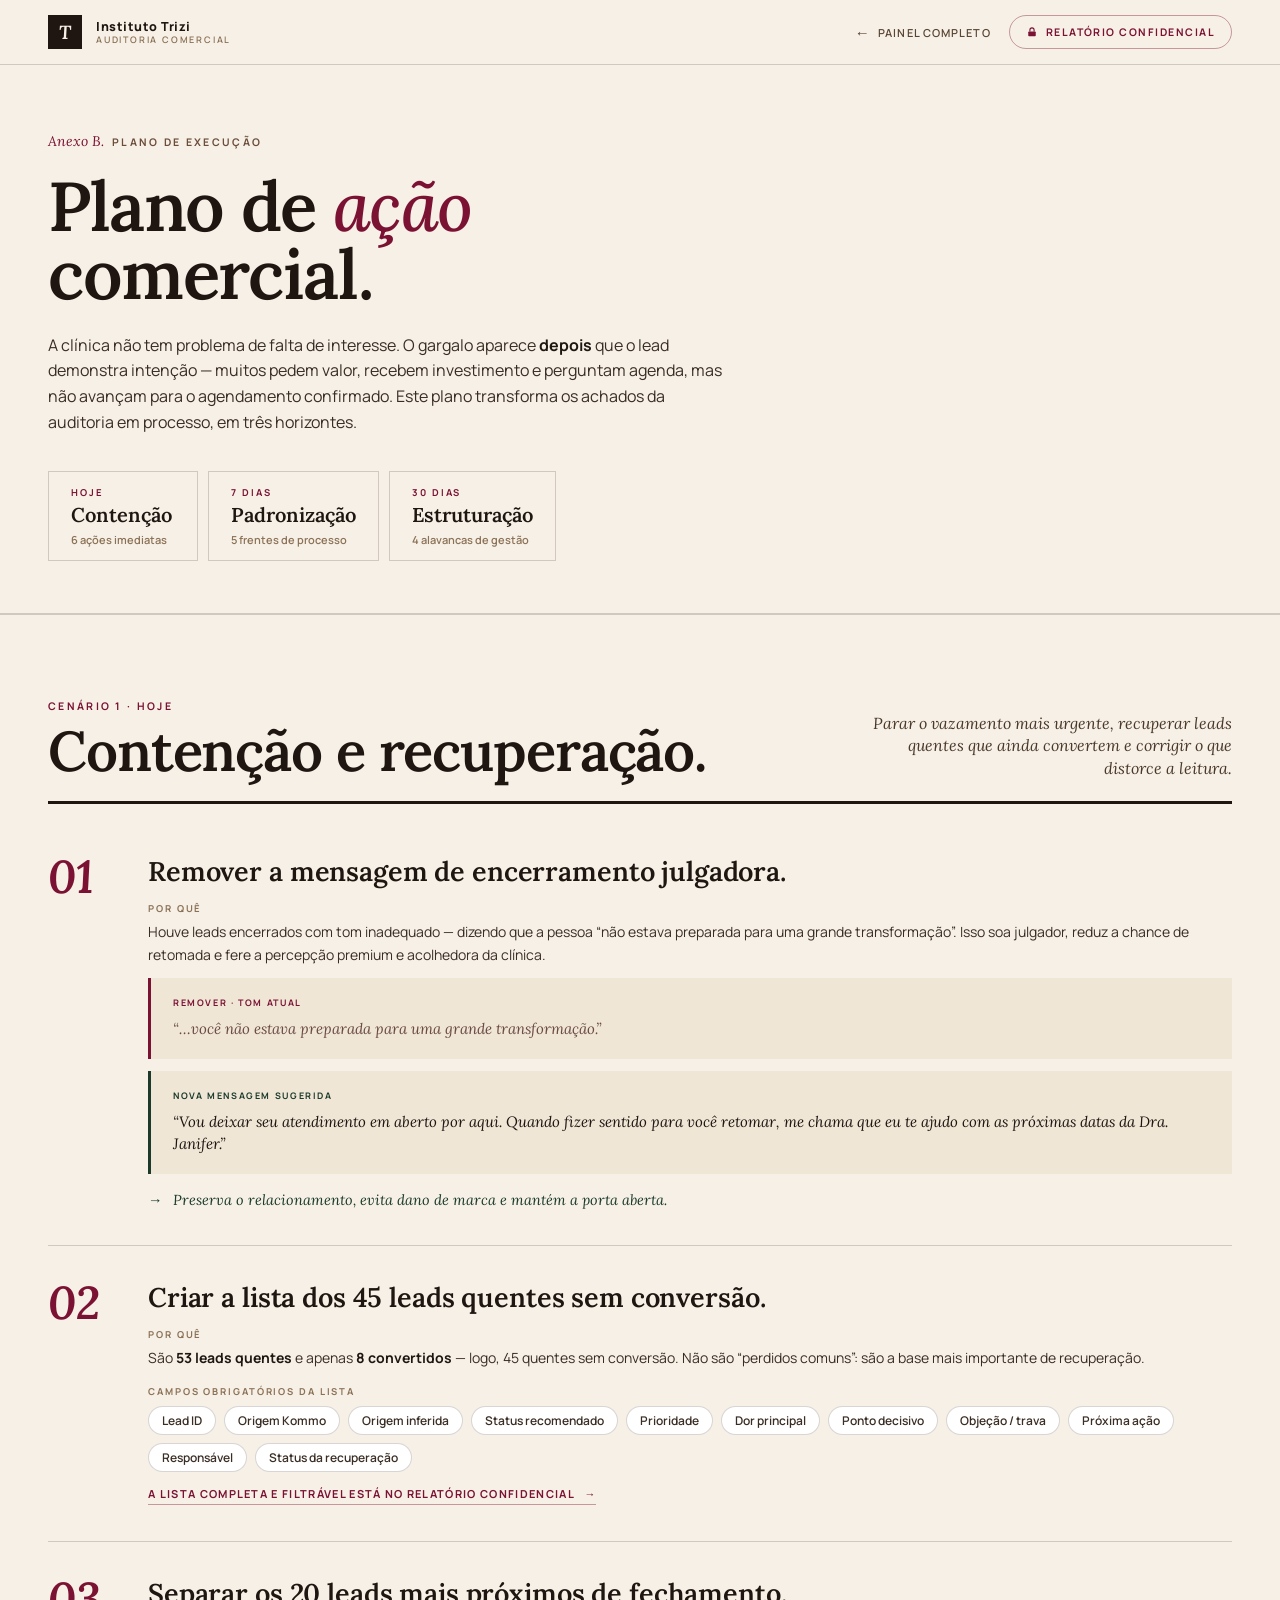
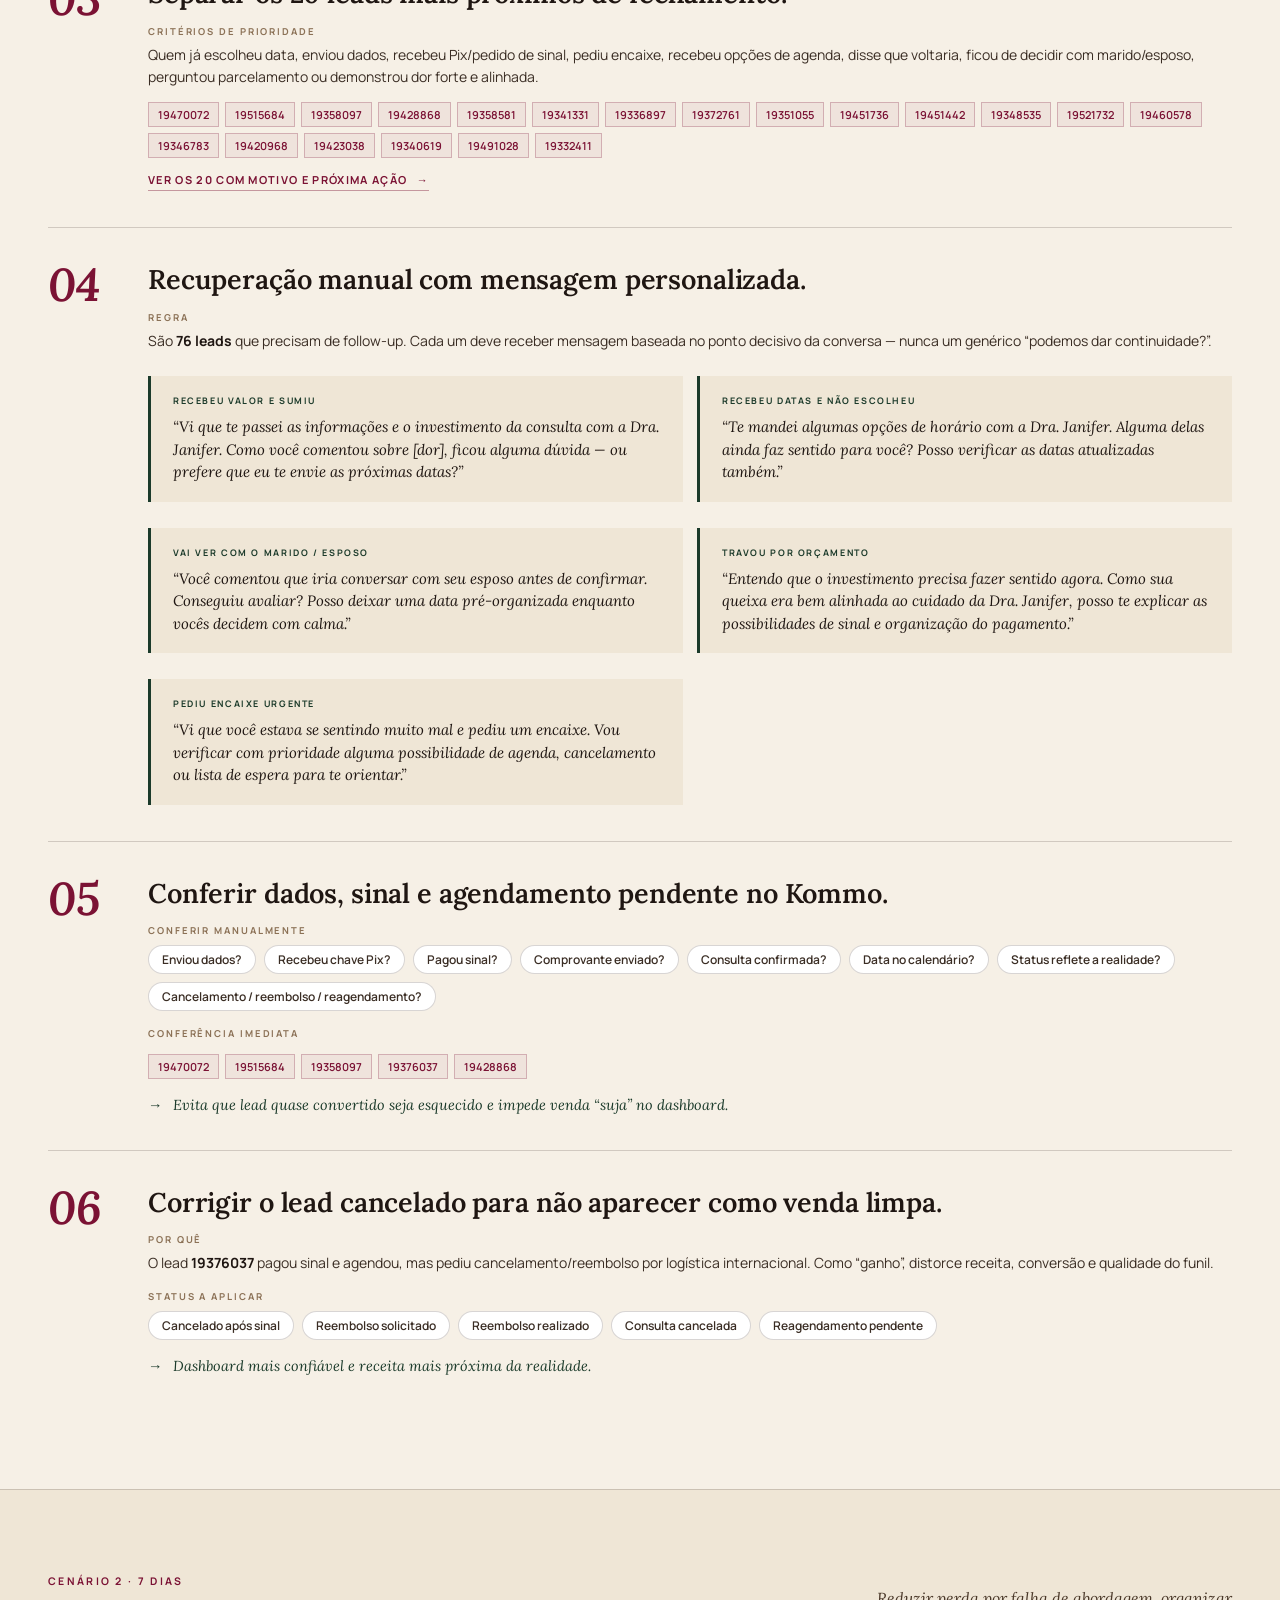
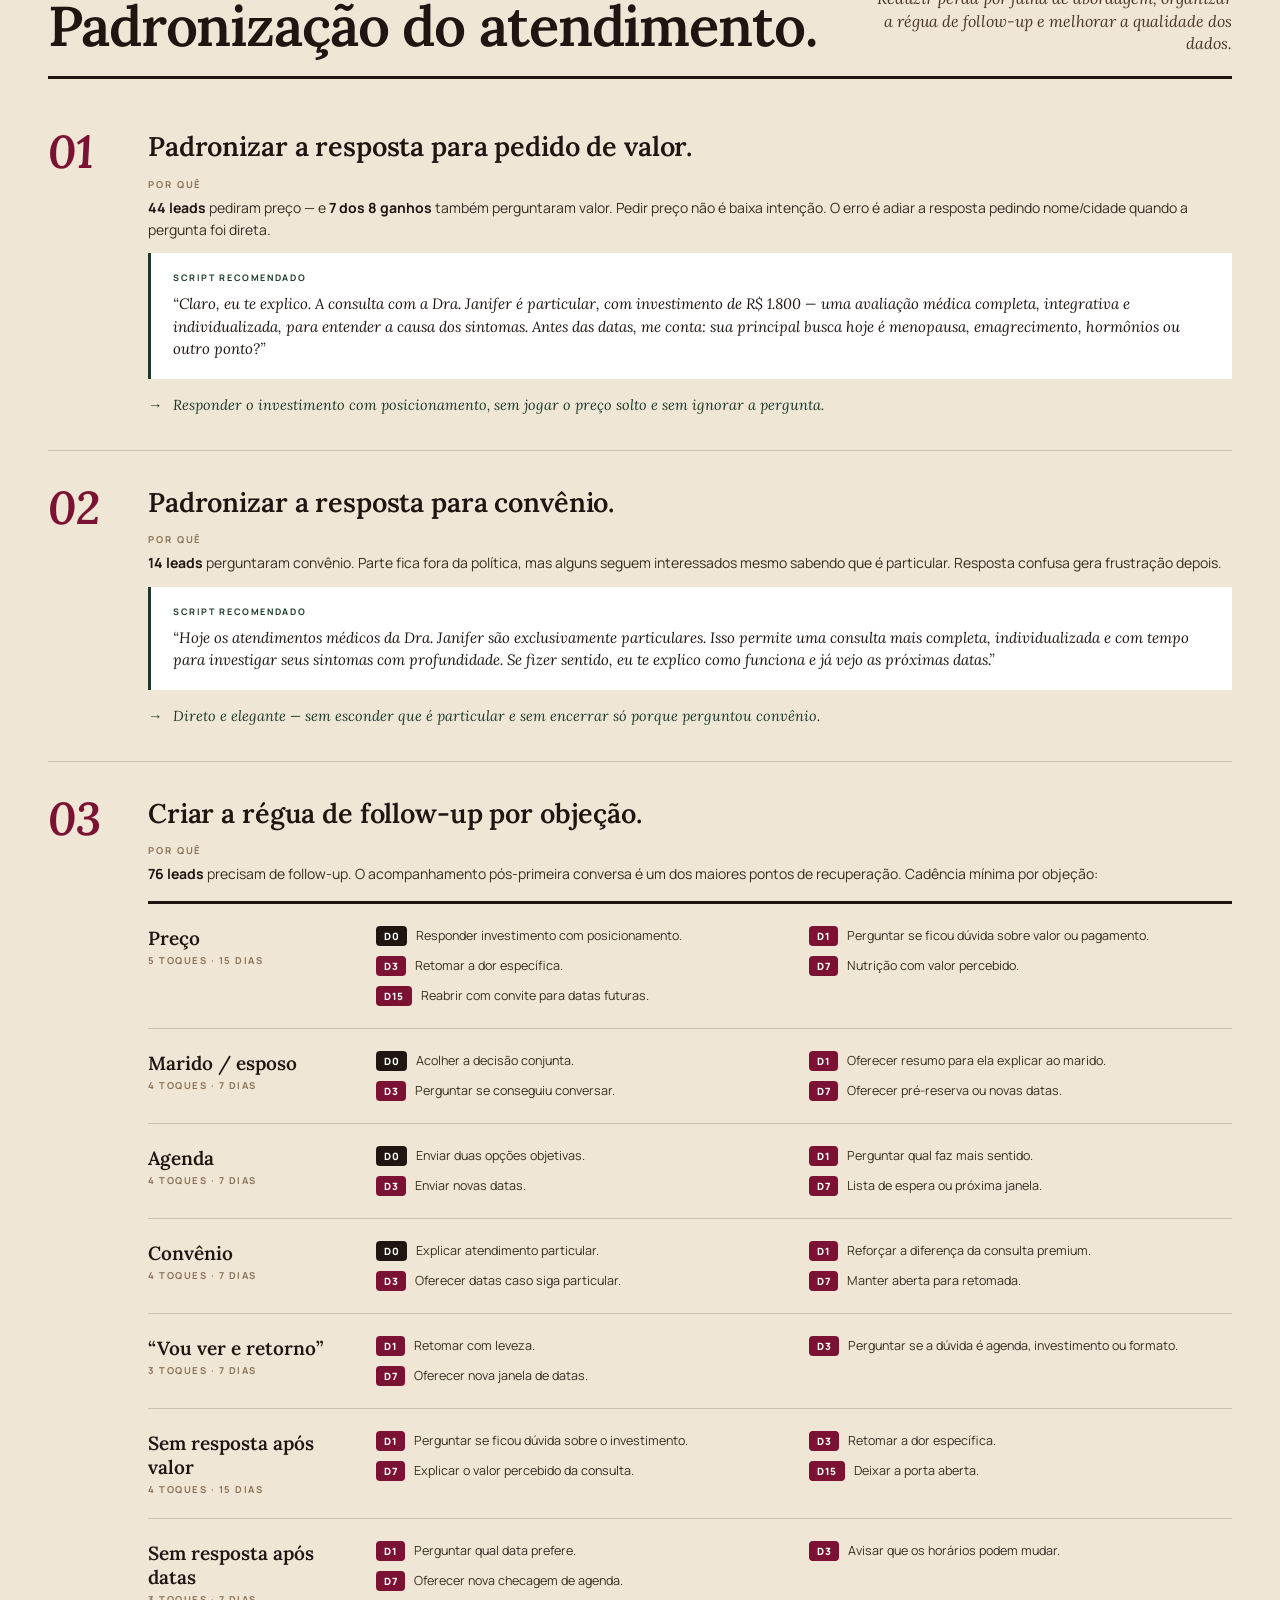
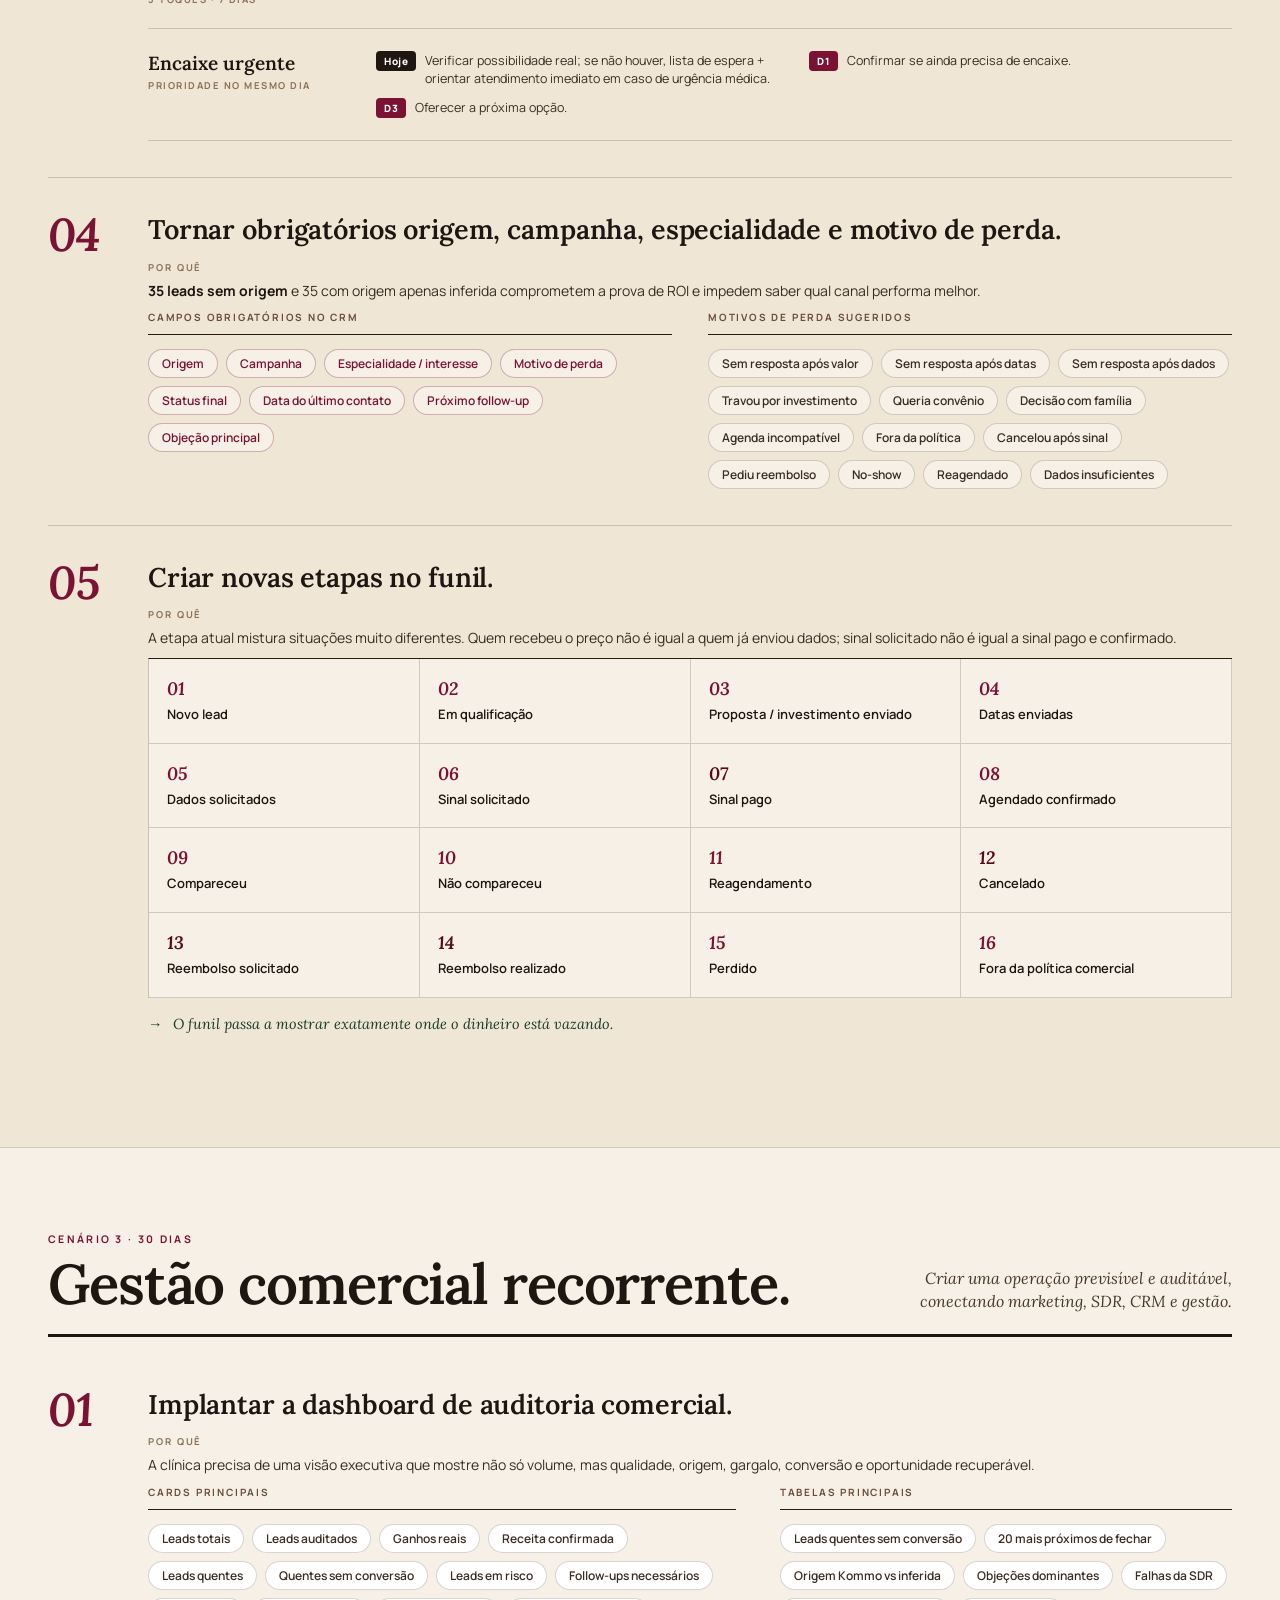
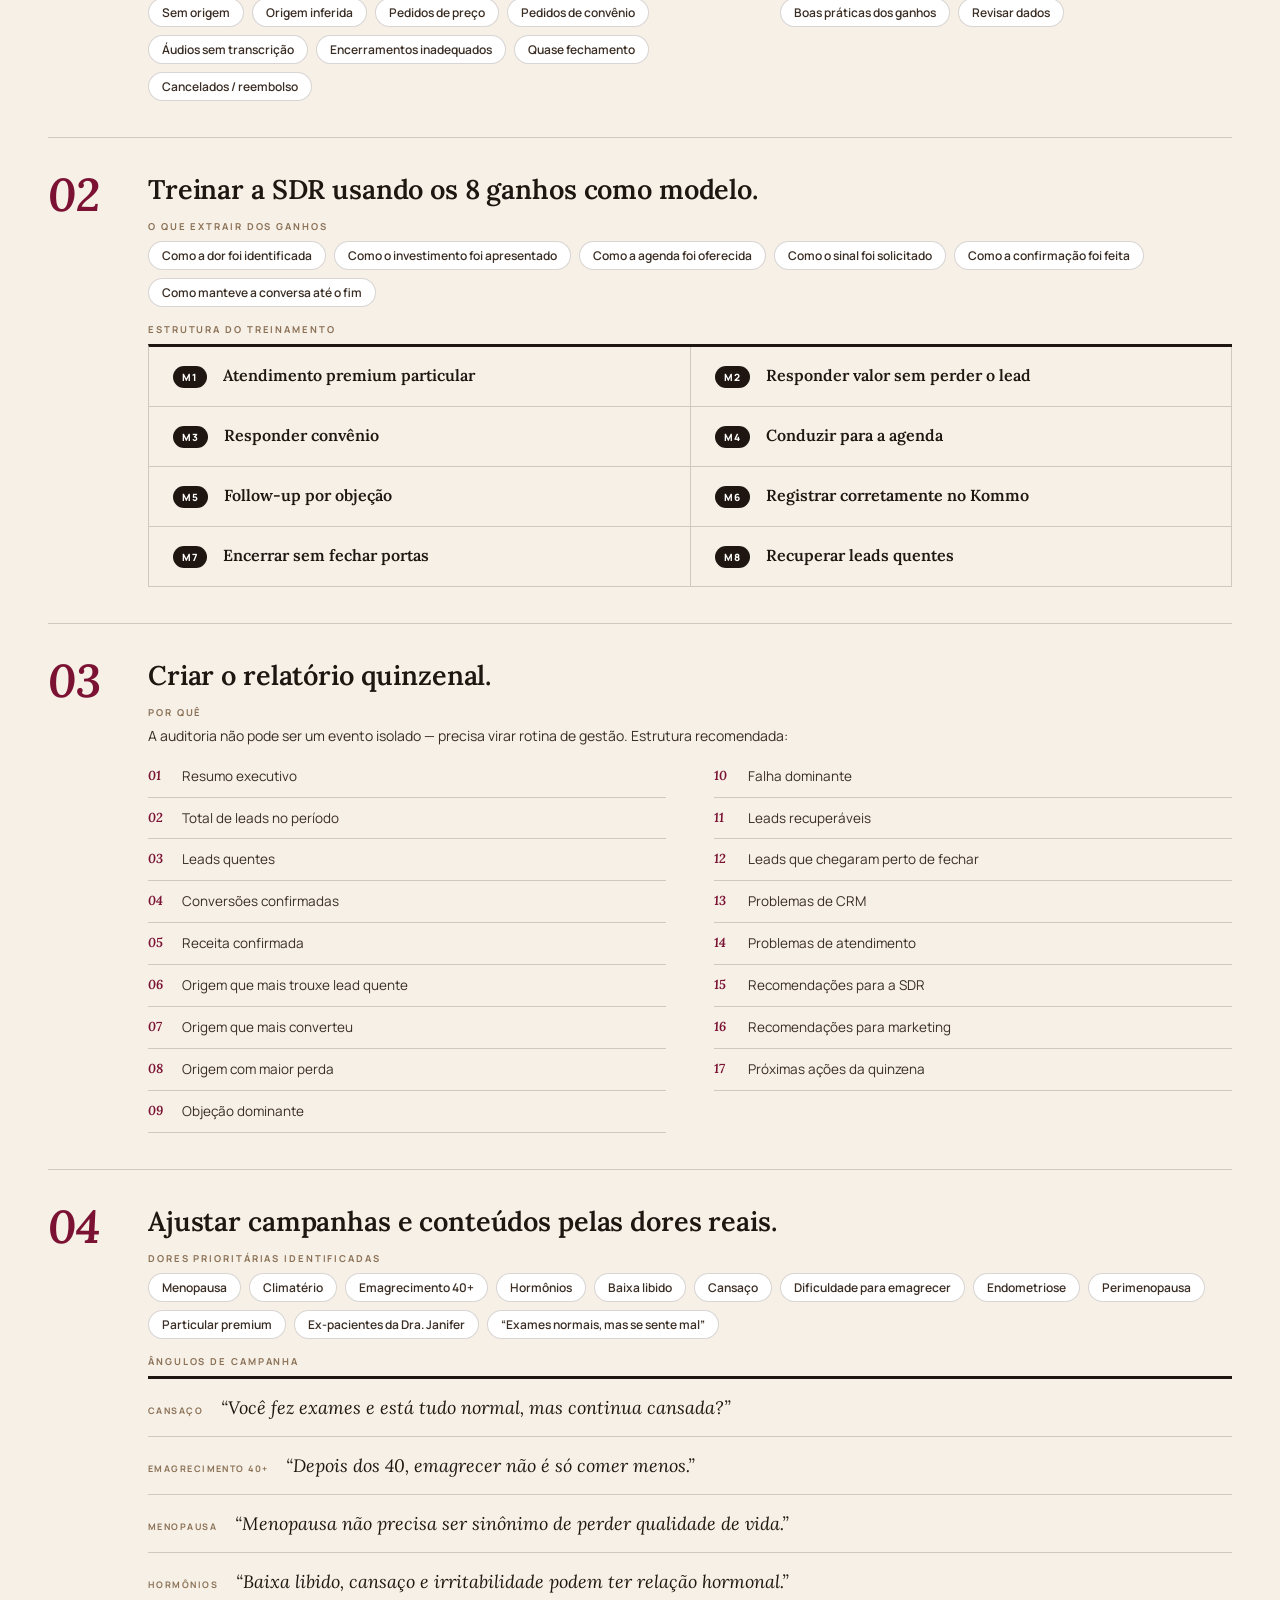
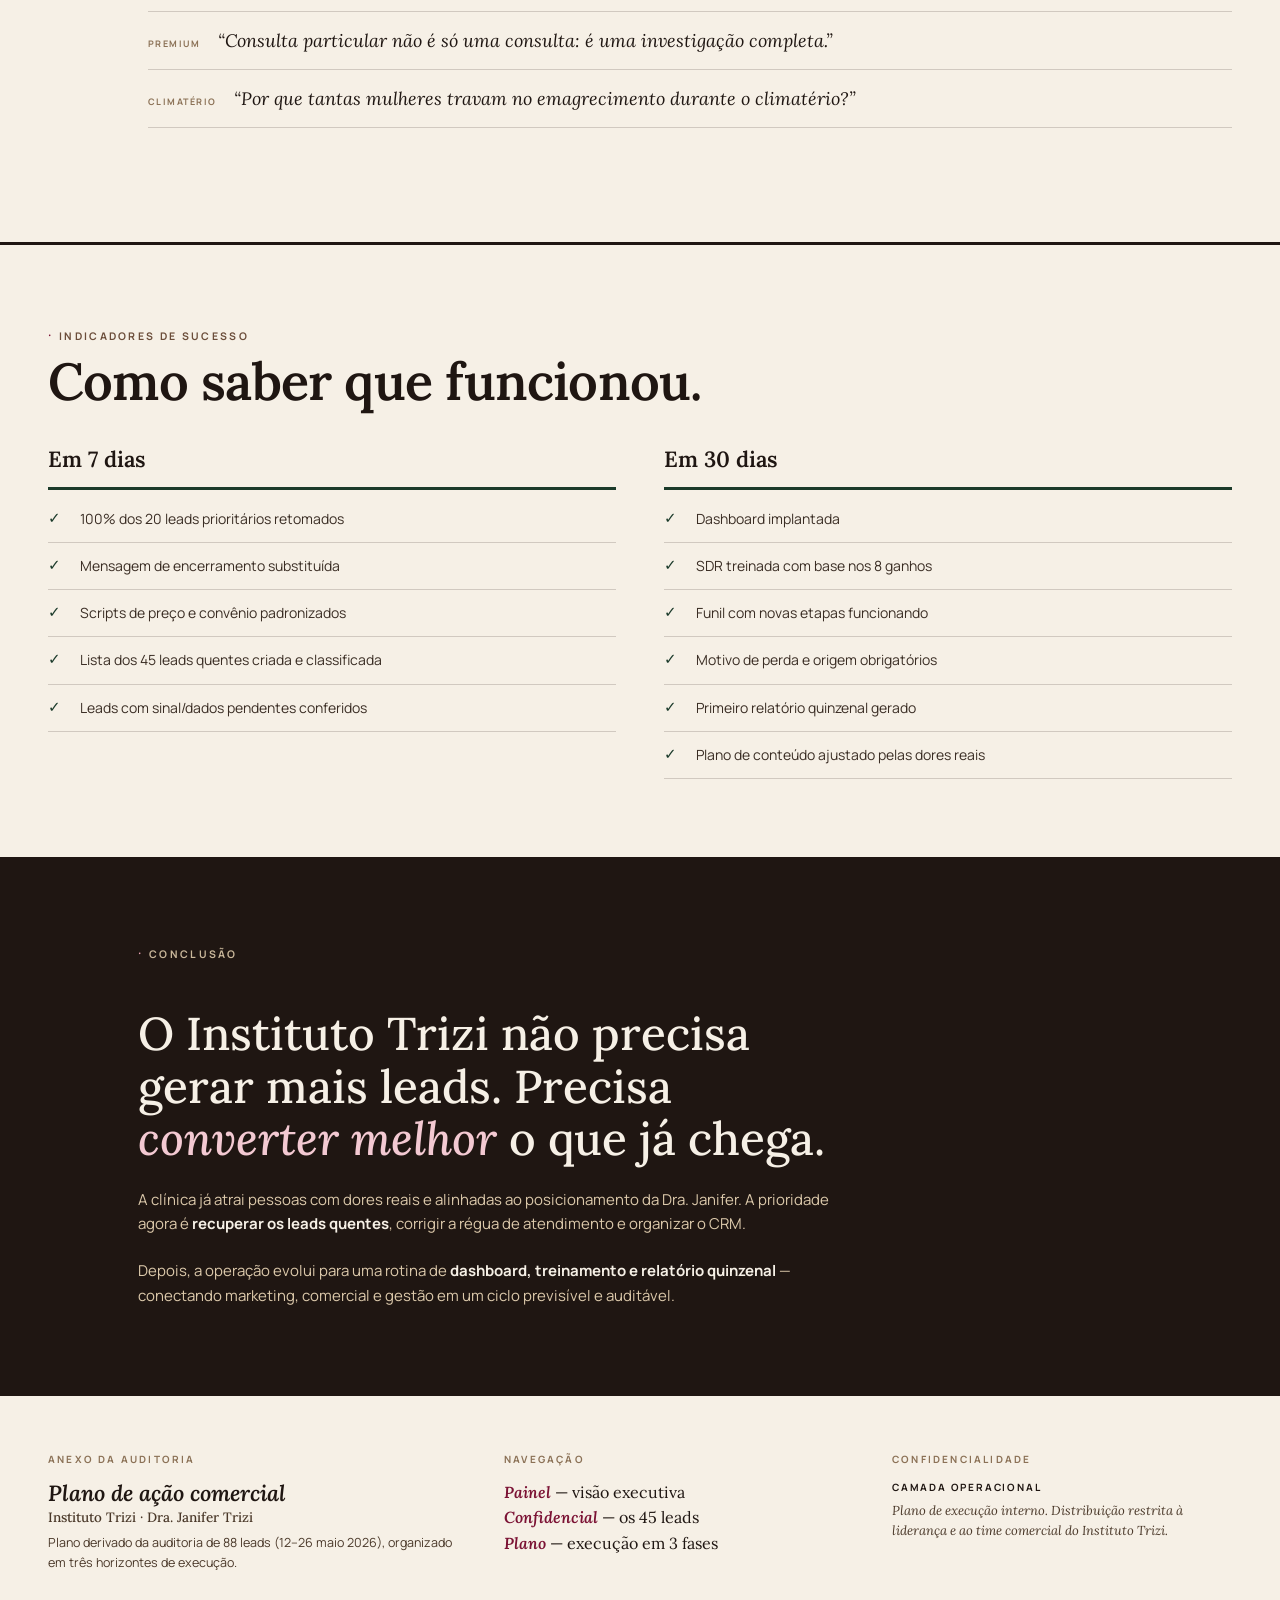
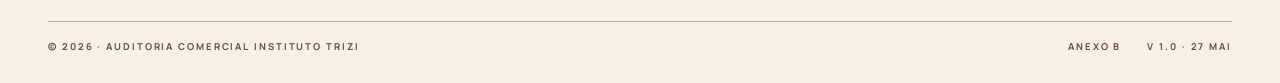
<file: plano-de-acao.html>
<!DOCTYPE html>
<html lang="pt-BR">
<head>
<meta charset="UTF-8">
<meta name="viewport" content="width=device-width, initial-scale=1.0">
<title>Plano de Ação Comercial — Instituto Trizi</title>
<link rel="stylesheet" href="painel.css">
<link rel="stylesheet" href="plano.css">
</head>
<body>

<nav class="nav">
  <div class="nav-inner">
    <a class="brand" href="index.html" style="text-decoration:none;">
      <span class="mark">T</span>
      <span class="txt">
        <span class="a">Instituto Trizi</span>
        <span class="b">Auditoria Comercial</span>
      </span>
    </a>
    <div style="display:flex; align-items:center; gap:18px;">
      <a class="nav-back" href="index.html"><span class="arr">←</span> Painel completo</a>
      <a class="nav-cta ghost" href="relatorio-confidencial.html">
        <svg class="lock" viewBox="0 0 24 24" fill="none" stroke="currentColor" stroke-width="2.2"><rect x="4.5" y="11" width="15" height="9.5" rx="1.6" fill="currentColor" stroke="none"></rect><path d="M7.8 11V8a4.2 4.2 0 0 1 8.4 0v3"></path></svg>
        Relatório Confidencial
      </a>
    </div>
  </div>
</nav>

<!-- ═══════════════ HERO ═══════════════ -->
<header class="plano-hero" data-screen-label="Plano de Ação — Hero">
  <div class="plano-hero-inner">
    <span class="eyebrow"><span class="num">Anexo B.</span> Plano de execução</span>
    <h1>Plano de <em>ação</em> comercial.</h1>
    <p class="lead">
      A clínica não tem problema de falta de interesse. O gargalo aparece <strong>depois</strong> que o lead demonstra intenção — muitos pedem valor, recebem investimento e perguntam agenda, mas não avançam para o agendamento confirmado. Este plano transforma os achados da auditoria em processo, em três horizontes.
    </p>
    <div class="phase-tabs">
      <a class="phase-tab" href="#hoje"><span class="when">Hoje</span><span class="what">Contenção</span><span class="n">6 ações imediatas</span></a>
      <a class="phase-tab" href="#d7"><span class="when">7 dias</span><span class="what">Padronização</span><span class="n">5 frentes de processo</span></a>
      <a class="phase-tab" href="#d30"><span class="when">30 dias</span><span class="what">Estruturação</span><span class="n">4 alavancas de gestão</span></a>
    </div>
  </div>
</header>

<!-- ═══════════════ CENÁRIO 1 — HOJE ═══════════════ -->
<section class="cen" id="hoje" data-screen-label="Cenário 1 — Hoje">
  <div class="phase-head reveal">
    <div class="lft">
      <span class="when">Cenário 1 · Hoje</span>
      <h2>Contenção e recuperação.</h2>
    </div>
    <p class="obj">Parar o vazamento mais urgente, recuperar leads quentes que ainda convertem e corrigir o que distorce a leitura.</p>
  </div>

  <div class="acts">
    <div class="act reveal">
      <div class="num">01</div>
      <div>
        <h3>Remover a mensagem de encerramento julgadora.</h3>
        <div class="block"><span class="lbl">Por quê</span><p>Houve leads encerrados com tom inadequado — dizendo que a pessoa “não estava preparada para uma grande transformação”. Isso soa julgador, reduz a chance de retomada e fere a percepção premium e acolhedora da clínica.</p></div>
        <div class="msg bad"><div class="ml">Remover · tom atual</div><p>“…você não estava preparada para uma grande transformação.”</p></div>
        <div class="msg"><div class="ml">Nova mensagem sugerida</div><p>“Vou deixar seu atendimento em aberto por aqui. Quando fizer sentido para você retomar, me chama que eu te ajudo com as próximas datas da Dra. Janifer.”</p></div>
        <div class="res">Preserva o relacionamento, evita dano de marca e mantém a porta aberta.</div>
      </div>
    </div>

    <div class="act reveal">
      <div class="num">02</div>
      <div>
        <h3>Criar a lista dos 45 leads quentes sem conversão.</h3>
        <div class="block"><span class="lbl">Por quê</span><p>São <strong>53 leads quentes</strong> e apenas <strong>8 convertidos</strong> — logo, 45 quentes sem conversão. Não são “perdidos comuns”: são a base mais importante de recuperação.</p></div>
        <div class="block"><span class="lbl">Campos obrigatórios da lista</span>
          <div class="pills" style="margin-top:8px;"><span>Lead ID</span><span>Origem Kommo</span><span>Origem inferida</span><span>Status recomendado</span><span>Prioridade</span><span>Dor principal</span><span>Ponto decisivo</span><span>Objeção / trava</span><span>Próxima ação</span><span>Responsável</span><span>Status da recuperação</span></div>
        </div>
        <a class="see-list" href="relatorio-confidencial.html">A lista completa e filtrável está no Relatório Confidencial <span class="arr">→</span></a>
      </div>
    </div>

    <div class="act reveal">
      <div class="num">03</div>
      <div>
        <h3>Separar os 20 leads mais próximos de fechamento.</h3>
        <div class="block"><span class="lbl">Critérios de prioridade</span><p>Quem já escolheu data, enviou dados, recebeu Pix/pedido de sinal, pediu encaixe, recebeu opções de agenda, disse que voltaria, ficou de decidir com marido/esposo, perguntou parcelamento ou demonstrou dor forte e alinhada.</p></div>
        <div class="idline">
          <span class="id">19470072</span><span class="id">19515684</span><span class="id">19358097</span><span class="id">19428868</span><span class="id">19358581</span><span class="id">19341331</span><span class="id">19336897</span><span class="id">19372761</span><span class="id">19351055</span><span class="id">19451736</span><span class="id">19451442</span><span class="id">19348535</span><span class="id">19521732</span><span class="id">19460578</span><span class="id">19346783</span><span class="id">19420968</span><span class="id">19423038</span><span class="id">19340619</span><span class="id">19491028</span><span class="id">19332411</span>
        </div>
        <a class="see-list" href="relatorio-confidencial.html">Ver os 20 com motivo e próxima ação <span class="arr">→</span></a>
      </div>
    </div>

    <div class="act reveal">
      <div class="num">04</div>
      <div>
        <h3>Recuperação manual com mensagem personalizada.</h3>
        <div class="block"><span class="lbl">Regra</span><p>São <strong>76 leads</strong> que precisam de follow-up. Cada um deve receber mensagem baseada no ponto decisivo da conversa — nunca um genérico “podemos dar continuidade?”.</p></div>
        <div class="msg-stack">
          <div class="msg"><div class="ml">Recebeu valor e sumiu</div><p>“Vi que te passei as informações e o investimento da consulta com a Dra. Janifer. Como você comentou sobre [dor], ficou alguma dúvida — ou prefere que eu te envie as próximas datas?”</p></div>
          <div class="msg"><div class="ml">Recebeu datas e não escolheu</div><p>“Te mandei algumas opções de horário com a Dra. Janifer. Alguma delas ainda faz sentido para você? Posso verificar as datas atualizadas também.”</p></div>
          <div class="msg"><div class="ml">Vai ver com o marido / esposo</div><p>“Você comentou que iria conversar com seu esposo antes de confirmar. Conseguiu avaliar? Posso deixar uma data pré-organizada enquanto vocês decidem com calma.”</p></div>
          <div class="msg"><div class="ml">Travou por orçamento</div><p>“Entendo que o investimento precisa fazer sentido agora. Como sua queixa era bem alinhada ao cuidado da Dra. Janifer, posso te explicar as possibilidades de sinal e organização do pagamento.”</p></div>
          <div class="msg"><div class="ml">Pediu encaixe urgente</div><p>“Vi que você estava se sentindo muito mal e pediu um encaixe. Vou verificar com prioridade alguma possibilidade de agenda, cancelamento ou lista de espera para te orientar.”</p></div>
        </div>
      </div>
    </div>

    <div class="act reveal">
      <div class="num">05</div>
      <div>
        <h3>Conferir dados, sinal e agendamento pendente no Kommo.</h3>
        <div class="block"><span class="lbl">Conferir manualmente</span>
          <div class="pills" style="margin-top:8px;"><span>Enviou dados?</span><span>Recebeu chave Pix?</span><span>Pagou sinal?</span><span>Comprovante enviado?</span><span>Consulta confirmada?</span><span>Data no calendário?</span><span>Status reflete a realidade?</span><span>Cancelamento / reembolso / reagendamento?</span></div>
        </div>
        <div class="block"><span class="lbl">Conferência imediata</span>
          <div class="idline"><span class="id">19470072</span><span class="id">19515684</span><span class="id">19358097</span><span class="id">19376037</span><span class="id">19428868</span></div>
        </div>
        <div class="res">Evita que lead quase convertido seja esquecido e impede venda “suja” no dashboard.</div>
      </div>
    </div>

    <div class="act reveal">
      <div class="num">06</div>
      <div>
        <h3>Corrigir o lead cancelado para não aparecer como venda limpa.</h3>
        <div class="block"><span class="lbl">Por quê</span><p>O lead <strong>19376037</strong> pagou sinal e agendou, mas pediu cancelamento/reembolso por logística internacional. Como “ganho”, distorce receita, conversão e qualidade do funil.</p></div>
        <div class="block"><span class="lbl">Status a aplicar</span>
          <div class="pills" style="margin-top:8px;"><span>Cancelado após sinal</span><span>Reembolso solicitado</span><span>Reembolso realizado</span><span>Consulta cancelada</span><span>Reagendamento pendente</span></div>
        </div>
        <div class="res">Dashboard mais confiável e receita mais próxima da realidade.</div>
      </div>
    </div>
  </div>
</section>

<!-- ═══════════════ CENÁRIO 2 — 7 DIAS ═══════════════ -->
<section class="cen alt" id="d7" data-screen-label="Cenário 2 — 7 dias">
  <div class="cen-in">
  <div class="phase-head reveal">
    <div class="lft">
      <span class="when">Cenário 2 · 7 dias</span>
      <h2>Padronização do atendimento.</h2>
    </div>
    <p class="obj">Reduzir perda por falha de abordagem, organizar a régua de follow-up e melhorar a qualidade dos dados.</p>
  </div>

  <div class="acts">
    <div class="act reveal">
      <div class="num">01</div>
      <div>
        <h3>Padronizar a resposta para pedido de valor.</h3>
        <div class="block"><span class="lbl">Por quê</span><p><strong>44 leads</strong> pediram preço — e <strong>7 dos 8 ganhos</strong> também perguntaram valor. Pedir preço não é baixa intenção. O erro é adiar a resposta pedindo nome/cidade quando a pergunta foi direta.</p></div>
        <div class="msg"><div class="ml">Script recomendado</div><p>“Claro, eu te explico. A consulta com a Dra. Janifer é particular, com investimento de R$ 1.800 — uma avaliação médica completa, integrativa e individualizada, para entender a causa dos sintomas. Antes das datas, me conta: sua principal busca hoje é menopausa, emagrecimento, hormônios ou outro ponto?”</p></div>
        <div class="res">Responder o investimento com posicionamento, sem jogar o preço solto e sem ignorar a pergunta.</div>
      </div>
    </div>

    <div class="act reveal">
      <div class="num">02</div>
      <div>
        <h3>Padronizar a resposta para convênio.</h3>
        <div class="block"><span class="lbl">Por quê</span><p><strong>14 leads</strong> perguntaram convênio. Parte fica fora da política, mas alguns seguem interessados mesmo sabendo que é particular. Resposta confusa gera frustração depois.</p></div>
        <div class="msg"><div class="ml">Script recomendado</div><p>“Hoje os atendimentos médicos da Dra. Janifer são exclusivamente particulares. Isso permite uma consulta mais completa, individualizada e com tempo para investigar seus sintomas com profundidade. Se fizer sentido, eu te explico como funciona e já vejo as próximas datas.”</p></div>
        <div class="res">Direto e elegante — sem esconder que é particular e sem encerrar só porque perguntou convênio.</div>
      </div>
    </div>

    <div class="act reveal">
      <div class="num">03</div>
      <div>
        <h3>Criar a régua de follow-up por objeção.</h3>
        <div class="block"><span class="lbl">Por quê</span><p><strong>76 leads</strong> precisam de follow-up. O acompanhamento pós-primeira conversa é um dos maiores pontos de recuperação. Cadência mínima por objeção:</p></div>
        <div class="cadence">
          <div class="cad-row">
            <div class="cad-obj"><span class="o">Preço</span><span class="tag">5 toques · 15 dias</span></div>
            <div class="cad-steps">
              <div class="cad-step"><span class="cad-day now">D0</span><span class="ct">Responder investimento com posicionamento.</span></div>
              <div class="cad-step"><span class="cad-day">D1</span><span class="ct">Perguntar se ficou dúvida sobre valor ou pagamento.</span></div>
              <div class="cad-step"><span class="cad-day">D3</span><span class="ct">Retomar a dor específica.</span></div>
              <div class="cad-step"><span class="cad-day">D7</span><span class="ct">Nutrição com valor percebido.</span></div>
              <div class="cad-step"><span class="cad-day">D15</span><span class="ct">Reabrir com convite para datas futuras.</span></div>
            </div>
          </div>
          <div class="cad-row">
            <div class="cad-obj"><span class="o">Marido / esposo</span><span class="tag">4 toques · 7 dias</span></div>
            <div class="cad-steps">
              <div class="cad-step"><span class="cad-day now">D0</span><span class="ct">Acolher a decisão conjunta.</span></div>
              <div class="cad-step"><span class="cad-day">D1</span><span class="ct">Oferecer resumo para ela explicar ao marido.</span></div>
              <div class="cad-step"><span class="cad-day">D3</span><span class="ct">Perguntar se conseguiu conversar.</span></div>
              <div class="cad-step"><span class="cad-day">D7</span><span class="ct">Oferecer pré-reserva ou novas datas.</span></div>
            </div>
          </div>
          <div class="cad-row">
            <div class="cad-obj"><span class="o">Agenda</span><span class="tag">4 toques · 7 dias</span></div>
            <div class="cad-steps">
              <div class="cad-step"><span class="cad-day now">D0</span><span class="ct">Enviar duas opções objetivas.</span></div>
              <div class="cad-step"><span class="cad-day">D1</span><span class="ct">Perguntar qual faz mais sentido.</span></div>
              <div class="cad-step"><span class="cad-day">D3</span><span class="ct">Enviar novas datas.</span></div>
              <div class="cad-step"><span class="cad-day">D7</span><span class="ct">Lista de espera ou próxima janela.</span></div>
            </div>
          </div>
          <div class="cad-row">
            <div class="cad-obj"><span class="o">Convênio</span><span class="tag">4 toques · 7 dias</span></div>
            <div class="cad-steps">
              <div class="cad-step"><span class="cad-day now">D0</span><span class="ct">Explicar atendimento particular.</span></div>
              <div class="cad-step"><span class="cad-day">D1</span><span class="ct">Reforçar a diferença da consulta premium.</span></div>
              <div class="cad-step"><span class="cad-day">D3</span><span class="ct">Oferecer datas caso siga particular.</span></div>
              <div class="cad-step"><span class="cad-day">D7</span><span class="ct">Manter aberta para retomada.</span></div>
            </div>
          </div>
          <div class="cad-row">
            <div class="cad-obj"><span class="o">“Vou ver e retorno”</span><span class="tag">3 toques · 7 dias</span></div>
            <div class="cad-steps">
              <div class="cad-step"><span class="cad-day">D1</span><span class="ct">Retomar com leveza.</span></div>
              <div class="cad-step"><span class="cad-day">D3</span><span class="ct">Perguntar se a dúvida é agenda, investimento ou formato.</span></div>
              <div class="cad-step"><span class="cad-day">D7</span><span class="ct">Oferecer nova janela de datas.</span></div>
            </div>
          </div>
          <div class="cad-row">
            <div class="cad-obj"><span class="o">Sem resposta após valor</span><span class="tag">4 toques · 15 dias</span></div>
            <div class="cad-steps">
              <div class="cad-step"><span class="cad-day">D1</span><span class="ct">Perguntar se ficou dúvida sobre o investimento.</span></div>
              <div class="cad-step"><span class="cad-day">D3</span><span class="ct">Retomar a dor específica.</span></div>
              <div class="cad-step"><span class="cad-day">D7</span><span class="ct">Explicar o valor percebido da consulta.</span></div>
              <div class="cad-step"><span class="cad-day">D15</span><span class="ct">Deixar a porta aberta.</span></div>
            </div>
          </div>
          <div class="cad-row">
            <div class="cad-obj"><span class="o">Sem resposta após datas</span><span class="tag">3 toques · 7 dias</span></div>
            <div class="cad-steps">
              <div class="cad-step"><span class="cad-day">D1</span><span class="ct">Perguntar qual data prefere.</span></div>
              <div class="cad-step"><span class="cad-day">D3</span><span class="ct">Avisar que os horários podem mudar.</span></div>
              <div class="cad-step"><span class="cad-day">D7</span><span class="ct">Oferecer nova checagem de agenda.</span></div>
            </div>
          </div>
          <div class="cad-row">
            <div class="cad-obj"><span class="o">Encaixe urgente</span><span class="tag">prioridade no mesmo dia</span></div>
            <div class="cad-steps">
              <div class="cad-step"><span class="cad-day now">Hoje</span><span class="ct">Verificar possibilidade real; se não houver, lista de espera + orientar atendimento imediato em caso de urgência médica.</span></div>
              <div class="cad-step"><span class="cad-day">D1</span><span class="ct">Confirmar se ainda precisa de encaixe.</span></div>
              <div class="cad-step"><span class="cad-day">D3</span><span class="ct">Oferecer a próxima opção.</span></div>
            </div>
          </div>
        </div>
      </div>
    </div>

    <div class="act reveal">
      <div class="num">04</div>
      <div>
        <h3>Tornar obrigatórios origem, campanha, especialidade e motivo de perda.</h3>
        <div class="block"><span class="lbl">Por quê</span><p><strong>35 leads sem origem</strong> e 35 com origem apenas inferida comprometem a prova de ROI e impedem saber qual canal performa melhor.</p></div>
        <div class="pill-cols">
          <div class="pill-set">
            <div class="ps-lab">Campos obrigatórios no CRM</div>
            <div class="pills req"><span>Origem</span><span>Campanha</span><span>Especialidade / interesse</span><span>Motivo de perda</span><span>Status final</span><span>Data do último contato</span><span>Próximo follow-up</span><span>Objeção principal</span></div>
          </div>
          <div class="pill-set">
            <div class="ps-lab">Motivos de perda sugeridos</div>
            <div class="pills"><span>Sem resposta após valor</span><span>Sem resposta após datas</span><span>Sem resposta após dados</span><span>Travou por investimento</span><span>Queria convênio</span><span>Decisão com família</span><span>Agenda incompatível</span><span>Fora da política</span><span>Cancelou após sinal</span><span>Pediu reembolso</span><span>No-show</span><span>Reagendado</span><span>Dados insuficientes</span></div>
          </div>
        </div>
      </div>
    </div>

    <div class="act reveal">
      <div class="num">05</div>
      <div>
        <h3>Criar novas etapas no funil.</h3>
        <div class="block"><span class="lbl">Por quê</span><p>A etapa atual mistura situações muito diferentes. Quem recebeu o preço não é igual a quem já enviou dados; sinal solicitado não é igual a sinal pago e confirmado.</p></div>
        <div class="pipeline">
          <div class="pstage"><div class="pn">01</div><div class="pt">Novo lead</div></div>
          <div class="pstage"><div class="pn">02</div><div class="pt">Em qualificação</div></div>
          <div class="pstage"><div class="pn">03</div><div class="pt">Proposta / investimento enviado</div></div>
          <div class="pstage"><div class="pn">04</div><div class="pt">Datas enviadas</div></div>
          <div class="pstage"><div class="pn">05</div><div class="pt">Dados solicitados</div></div>
          <div class="pstage"><div class="pn">06</div><div class="pt">Sinal solicitado</div></div>
          <div class="pstage flag"><div class="pn">07</div><div class="pt">Sinal pago</div></div>
          <div class="pstage"><div class="pn">08</div><div class="pt">Agendado confirmado</div></div>
          <div class="pstage"><div class="pn">09</div><div class="pt">Compareceu</div></div>
          <div class="pstage"><div class="pn">10</div><div class="pt">Não compareceu</div></div>
          <div class="pstage"><div class="pn">11</div><div class="pt">Reagendamento</div></div>
          <div class="pstage flag"><div class="pn">12</div><div class="pt">Cancelado</div></div>
          <div class="pstage flag"><div class="pn">13</div><div class="pt">Reembolso solicitado</div></div>
          <div class="pstage flag"><div class="pn">14</div><div class="pt">Reembolso realizado</div></div>
          <div class="pstage"><div class="pn">15</div><div class="pt">Perdido</div></div>
          <div class="pstage"><div class="pn">16</div><div class="pt">Fora da política comercial</div></div>
        </div>
        <div class="res">O funil passa a mostrar exatamente onde o dinheiro está vazando.</div>
      </div>
    </div>
  </div>
  </div>
</section>

<!-- ═══════════════ CENÁRIO 3 — 30 DIAS ═══════════════ -->
<section class="cen" id="d30" data-screen-label="Cenário 3 — 30 dias">
  <div class="phase-head reveal">
    <div class="lft">
      <span class="when">Cenário 3 · 30 dias</span>
      <h2>Gestão comercial recorrente.</h2>
    </div>
    <p class="obj">Criar uma operação previsível e auditável, conectando marketing, SDR, CRM e gestão.</p>
  </div>

  <div class="acts">
    <div class="act reveal">
      <div class="num">01</div>
      <div>
        <h3>Implantar a dashboard de auditoria comercial.</h3>
        <div class="block"><span class="lbl">Por quê</span><p>A clínica precisa de uma visão executiva que mostre não só volume, mas qualidade, origem, gargalo, conversão e oportunidade recuperável.</p></div>
        <div class="dash-two">
          <div class="dash-block">
            <div class="db-lab">Cards principais</div>
            <div class="pills"><span>Leads totais</span><span>Leads auditados</span><span>Ganhos reais</span><span>Receita confirmada</span><span>Leads quentes</span><span>Quentes sem conversão</span><span>Leads em risco</span><span>Follow-ups necessários</span><span>Sem origem</span><span>Origem inferida</span><span>Pedidos de preço</span><span>Pedidos de convênio</span><span>Áudios sem transcrição</span><span>Encerramentos inadequados</span><span>Quase fechamento</span><span>Cancelados / reembolso</span></div>
          </div>
          <div class="dash-block">
            <div class="db-lab">Tabelas principais</div>
            <div class="pills"><span>Leads quentes sem conversão</span><span>20 mais próximos de fechar</span><span>Origem Kommo vs inferida</span><span>Objeções dominantes</span><span>Falhas da SDR</span><span>Boas práticas dos ganhos</span><span>Revisar dados</span></div>
          </div>
        </div>
      </div>
    </div>

    <div class="act reveal">
      <div class="num">02</div>
      <div>
        <h3>Treinar a SDR usando os 8 ganhos como modelo.</h3>
        <div class="block"><span class="lbl">O que extrair dos ganhos</span>
          <div class="pills" style="margin-top:8px;"><span>Como a dor foi identificada</span><span>Como o investimento foi apresentado</span><span>Como a agenda foi oferecida</span><span>Como o sinal foi solicitado</span><span>Como a confirmação foi feita</span><span>Como manteve a conversa até o fim</span></div>
        </div>
        <div class="block"><span class="lbl">Estrutura do treinamento</span></div>
        <div class="modules">
          <div class="mod"><span class="mn">M1</span><span class="mt">Atendimento premium particular</span></div>
          <div class="mod"><span class="mn">M2</span><span class="mt">Responder valor sem perder o lead</span></div>
          <div class="mod"><span class="mn">M3</span><span class="mt">Responder convênio</span></div>
          <div class="mod"><span class="mn">M4</span><span class="mt">Conduzir para a agenda</span></div>
          <div class="mod"><span class="mn">M5</span><span class="mt">Follow-up por objeção</span></div>
          <div class="mod"><span class="mn">M6</span><span class="mt">Registrar corretamente no Kommo</span></div>
          <div class="mod"><span class="mn">M7</span><span class="mt">Encerrar sem fechar portas</span></div>
          <div class="mod"><span class="mn">M8</span><span class="mt">Recuperar leads quentes</span></div>
        </div>
      </div>
    </div>

    <div class="act reveal">
      <div class="num">03</div>
      <div>
        <h3>Criar o relatório quinzenal.</h3>
        <div class="block"><span class="lbl">Por quê</span><p>A auditoria não pode ser um evento isolado — precisa virar rotina de gestão. Estrutura recomendada:</p></div>
        <ol class="ol-clean">
          <li>Resumo executivo</li>
          <li>Total de leads no período</li>
          <li>Leads quentes</li>
          <li>Conversões confirmadas</li>
          <li>Receita confirmada</li>
          <li>Origem que mais trouxe lead quente</li>
          <li>Origem que mais converteu</li>
          <li>Origem com maior perda</li>
          <li>Objeção dominante</li>
          <li>Falha dominante</li>
          <li>Leads recuperáveis</li>
          <li>Leads que chegaram perto de fechar</li>
          <li>Problemas de CRM</li>
          <li>Problemas de atendimento</li>
          <li>Recomendações para a SDR</li>
          <li>Recomendações para marketing</li>
          <li>Próximas ações da quinzena</li>
        </ol>
      </div>
    </div>

    <div class="act reveal">
      <div class="num">04</div>
      <div>
        <h3>Ajustar campanhas e conteúdos pelas dores reais.</h3>
        <div class="block"><span class="lbl">Dores prioritárias identificadas</span>
          <div class="pills" style="margin-top:8px;"><span>Menopausa</span><span>Climatério</span><span>Emagrecimento 40+</span><span>Hormônios</span><span>Baixa libido</span><span>Cansaço</span><span>Dificuldade para emagrecer</span><span>Endometriose</span><span>Perimenopausa</span><span>Particular premium</span><span>Ex-pacientes da Dra. Janifer</span><span>“Exames normais, mas se sente mal”</span></div>
        </div>
        <div class="block"><span class="lbl">Ângulos de campanha</span></div>
        <div class="angles">
          <div class="angle"><span class="tagx">Cansaço</span><span class="q">“Você fez exames e está tudo normal, mas continua cansada?”</span></div>
          <div class="angle"><span class="tagx">Emagrecimento 40+</span><span class="q">“Depois dos 40, emagrecer não é só comer menos.”</span></div>
          <div class="angle"><span class="tagx">Menopausa</span><span class="q">“Menopausa não precisa ser sinônimo de perder qualidade de vida.”</span></div>
          <div class="angle"><span class="tagx">Hormônios</span><span class="q">“Baixa libido, cansaço e irritabilidade podem ter relação hormonal.”</span></div>
          <div class="angle"><span class="tagx">Premium</span><span class="q">“Consulta particular não é só uma consulta: é uma investigação completa.”</span></div>
          <div class="angle"><span class="tagx">Climatério</span><span class="q">“Por que tantas mulheres travam no emagrecimento durante o climatério?”</span></div>
        </div>
      </div>
    </div>
  </div>
</section>

<!-- ═══════════════ INDICADORES ═══════════════ -->
<section class="cen" data-screen-label="Indicadores de sucesso" style="border-top:3px solid var(--ink);">
  <div class="section-head reveal" style="margin-bottom:36px;">
    <span class="eyebrow"><span class="num">·</span> Indicadores de sucesso</span>
    <h2 class="h-sec">Como saber que funcionou.</h2>
  </div>
  <div class="checks reveal">
    <div class="check">
      <h4>Em 7 dias</h4>
      <ul>
        <li>100% dos 20 leads prioritários retomados</li>
        <li>Mensagem de encerramento substituída</li>
        <li>Scripts de preço e convênio padronizados</li>
        <li>Lista dos 45 leads quentes criada e classificada</li>
        <li>Leads com sinal/dados pendentes conferidos</li>
      </ul>
    </div>
    <div class="check">
      <h4>Em 30 dias</h4>
      <ul>
        <li>Dashboard implantada</li>
        <li>SDR treinada com base nos 8 ganhos</li>
        <li>Funil com novas etapas funcionando</li>
        <li>Motivo de perda e origem obrigatórios</li>
        <li>Primeiro relatório quinzenal gerado</li>
        <li>Plano de conteúdo ajustado pelas dores reais</li>
      </ul>
    </div>
  </div>
</section>

<!-- ═══════════════ CONCLUSÃO ═══════════════ -->
<section class="bleed-ink" data-screen-label="Conclusão">
  <div class="plano-concl">
    <span class="eyebrow on-dark"><span class="num">·</span> Conclusão</span>
    <p class="big">O Instituto Trizi não precisa gerar mais leads. Precisa <em>converter melhor</em> o que já chega.</p>
    <p>A clínica já atrai pessoas com dores reais e alinhadas ao posicionamento da Dra. Janifer. A prioridade agora é <strong>recuperar os leads quentes</strong>, corrigir a régua de atendimento e organizar o CRM.</p>
    <p>Depois, a operação evolui para uma rotina de <strong>dashboard, treinamento e relatório quinzenal</strong> — conectando marketing, comercial e gestão em um ciclo previsível e auditável.</p>
  </div>
</section>

<!-- ═══════════════ FOOTER ═══════════════ -->
<footer class="foot">
  <div class="foot-inner">
    <div class="foot-grid">
      <div>
        <h5>Anexo da auditoria</h5>
        <div class="who">Plano de ação comercial<span>Instituto Trizi · Dra. Janifer Trizi</span></div>
        <p>Plano derivado da auditoria de 88 leads (12–26 maio 2026), organizado em três horizontes de execução.</p>
      </div>
      <div>
        <h5>Navegação</h5>
        <p class="timeline">
          <a class="w" href="index.html" style="text-decoration:none;">Painel</a> — visão executiva<br/>
          <a class="w" href="relatorio-confidencial.html" style="text-decoration:none;">Confidencial</a> — os 45 leads<br/>
          <span class="w">Plano</span> — execução em 3 fases
        </p>
      </div>
      <div>
        <h5>Confidencialidade</h5>
        <p class="conf"><strong>Camada operacional</strong>Plano de execução interno. Distribuição restrita à liderança e ao time comercial do Instituto Trizi.</p>
      </div>
    </div>
    <div class="foot-strip">
      <div>© 2026 · Auditoria Comercial Instituto Trizi</div>
      <div class="r"><span>Anexo B</span><span>V 1.0 · 27 mai</span></div>
    </div>
  </div>
</footer>

<script>
(function(){
  var io = new IntersectionObserver(function(entries){
    entries.forEach(function(e){ if(e.isIntersecting){ e.target.classList.add('in'); io.unobserve(e.target); } });
  }, { threshold: 0.08, rootMargin: '0px 0px -6% 0px' });
  document.querySelectorAll('.reveal').forEach(function(el){ io.observe(el); });
})();
</script>

</body>
</html>
</file>
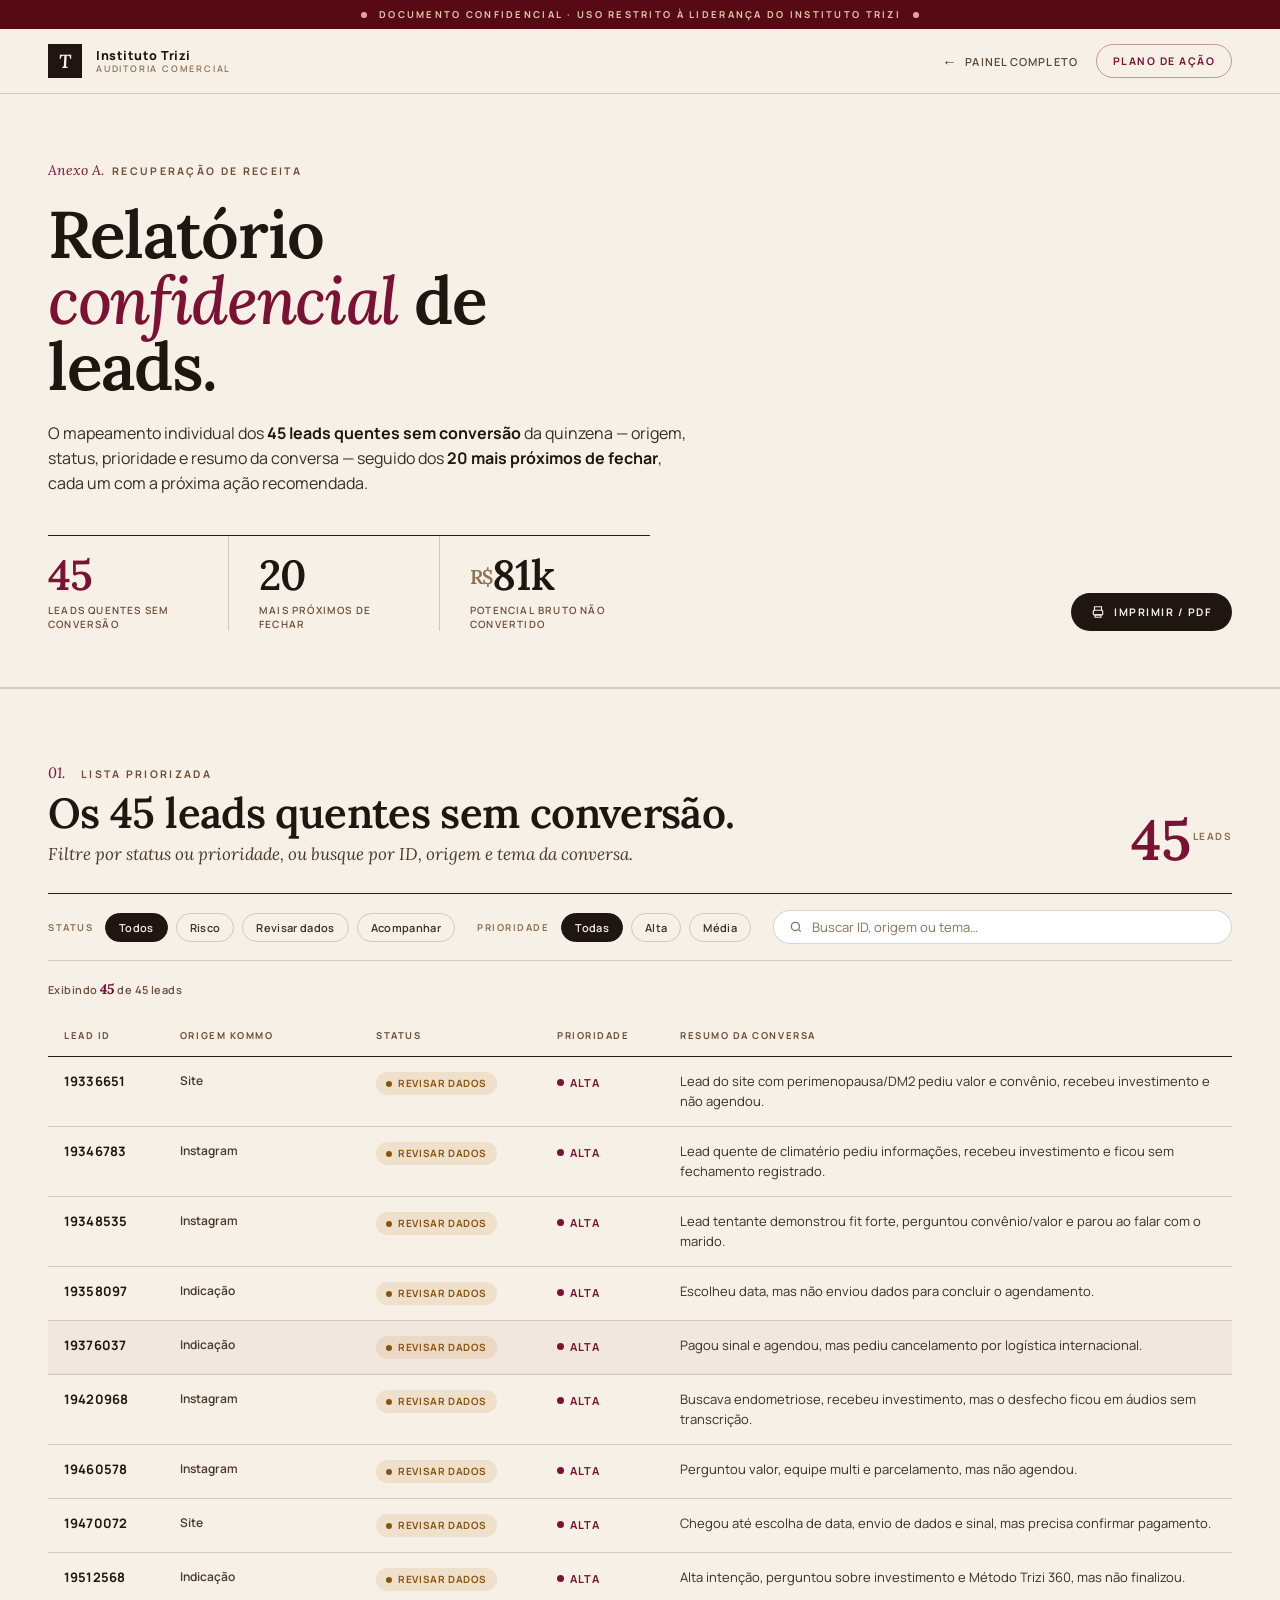
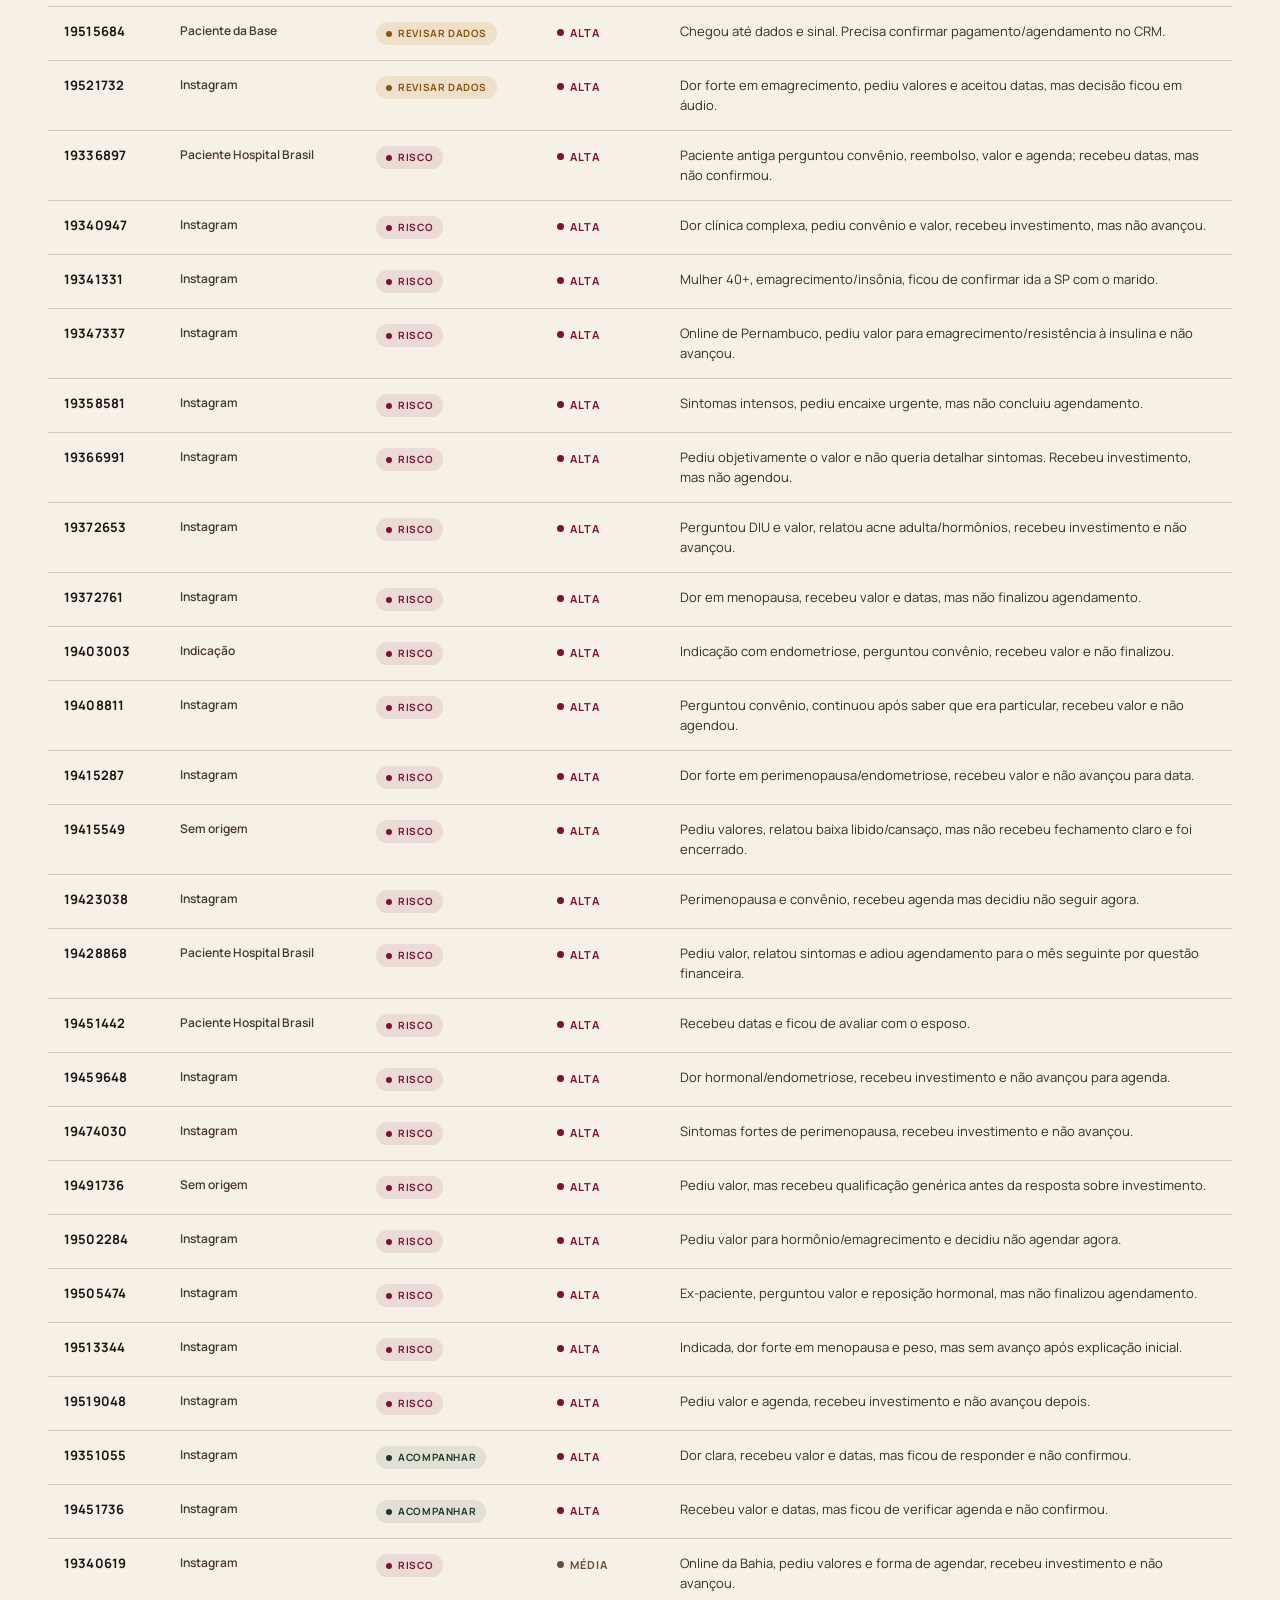
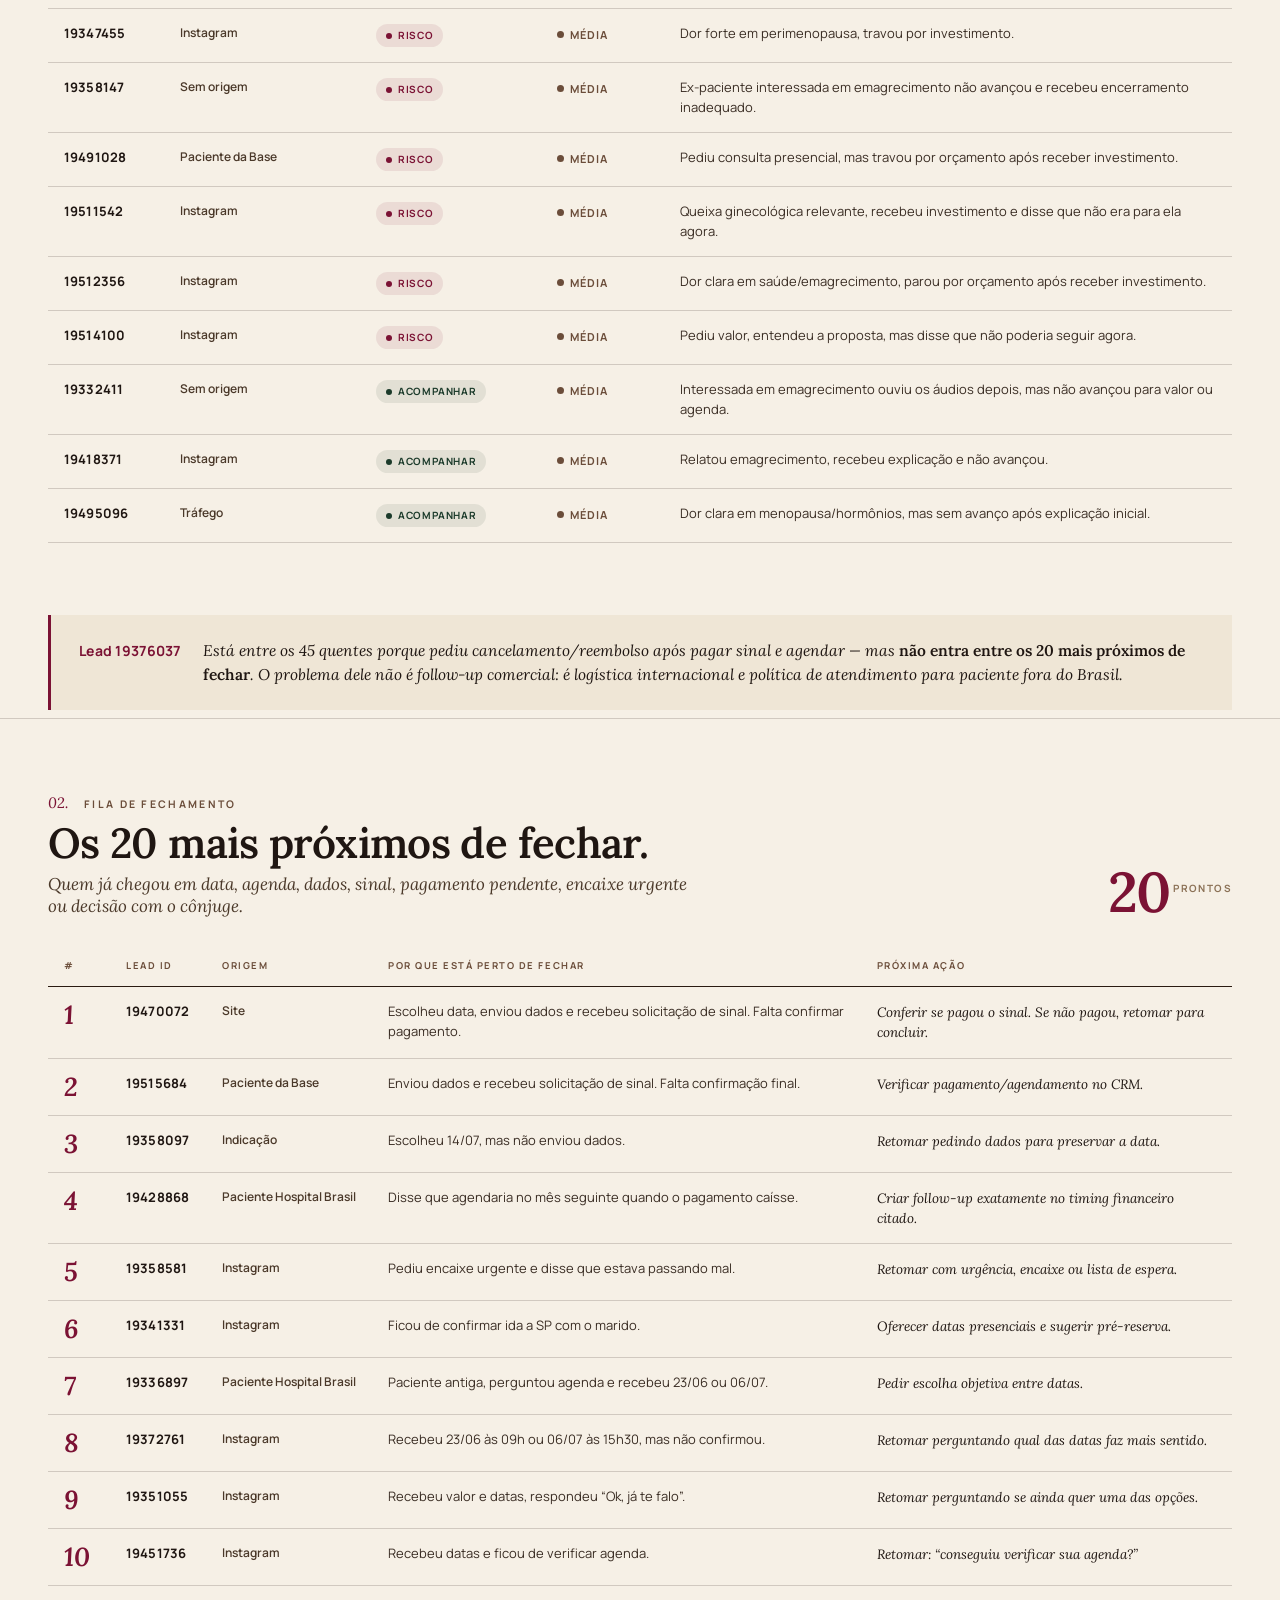
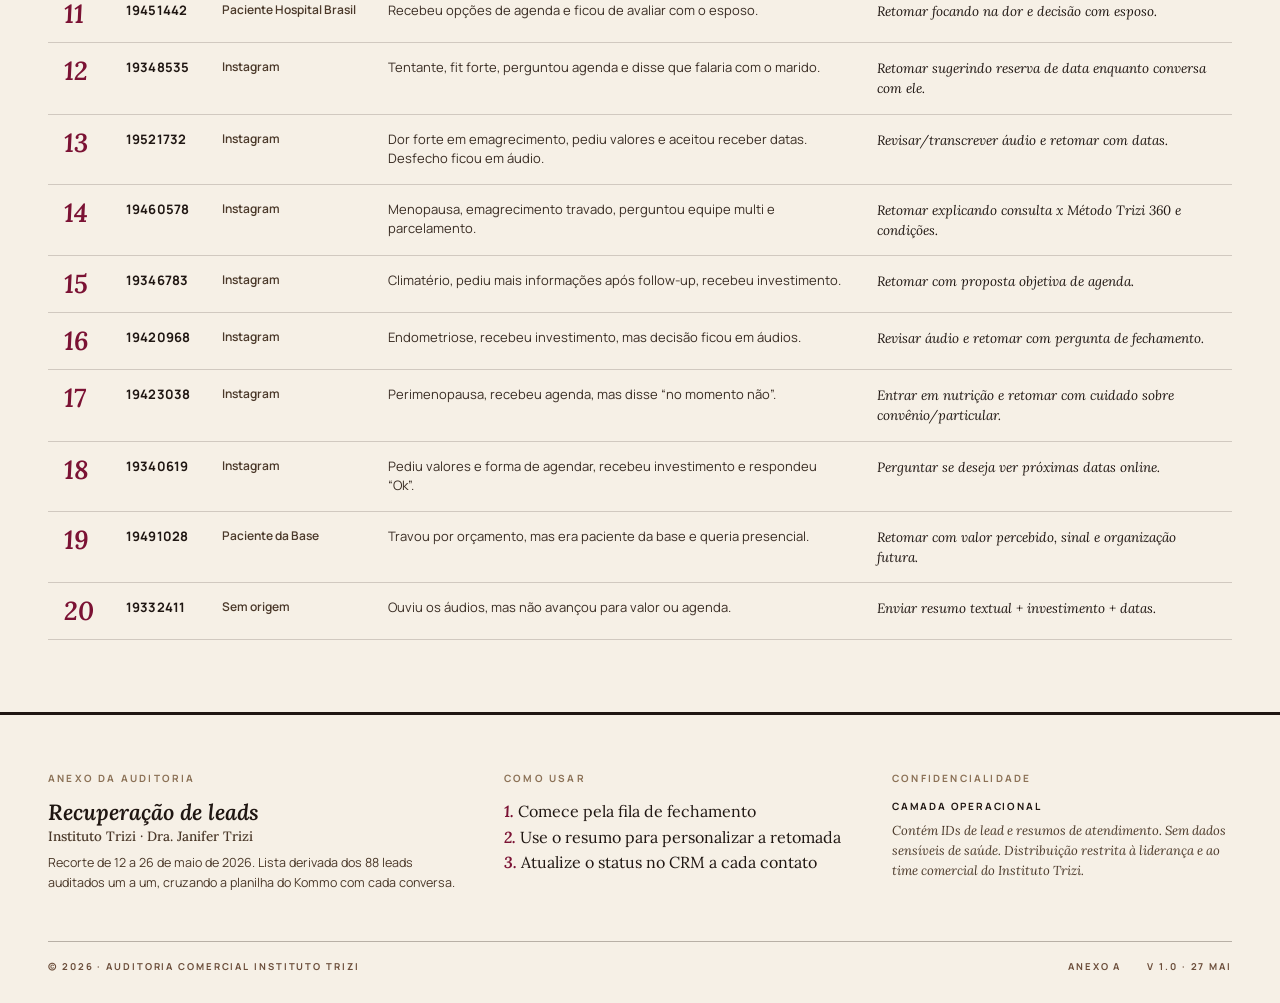
<file: relatorio-confidencial.html>
<!DOCTYPE html>
<html lang="pt-BR">
<head>
<meta charset="UTF-8">
<meta name="viewport" content="width=device-width, initial-scale=1.0">
<title>Relatório Confidencial — Recuperação de Leads · Instituto Trizi</title>
<link rel="stylesheet" href="painel.css">
<link rel="stylesheet" href="relatorio.css">
</head>
<body>

<div class="conf-bar"><span class="dot"></span> Documento Confidencial · Uso restrito à liderança do Instituto Trizi <span class="dot"></span></div>

<nav class="nav">
  <div class="nav-inner">
    <a class="brand" href="index.html" style="text-decoration:none;">
      <span class="mark">T</span>
      <span class="txt">
        <span class="a">Instituto Trizi</span>
        <span class="b">Auditoria Comercial</span>
      </span>
    </a>
    <div style="display:flex; align-items:center; gap:18px;">
      <a class="nav-back" href="index.html"><span class="arr">←</span> Painel completo</a>
      <a class="nav-cta ghost" href="plano-de-acao.html">Plano de Ação</a>
    </div>
  </div>
</nav>

<header class="rpt-hero" data-screen-label="Relatório Confidencial — Hero">
  <div class="rpt-hero-inner">
    <span class="eyebrow"><span class="num">Anexo A.</span> Recuperação de receita</span>
    <h1>Relatório <em>confidencial</em> de leads.</h1>
    <p class="lead">
      O mapeamento individual dos <strong>45 leads quentes sem conversão</strong> da quinzena — origem, status, prioridade e resumo da conversa — seguido dos <strong>20 mais próximos de fechar</strong>, cada um com a próxima ação recomendada.
    </p>
    <div class="rpt-hero-foot">
      <div class="rpt-stats">
        <div class="rpt-stat"><div class="v risk">45</div><div class="l">Leads quentes sem conversão</div></div>
        <div class="rpt-stat"><div class="v">20</div><div class="l">Mais próximos de fechar</div></div>
        <div class="rpt-stat"><div class="v"><span class="pre">R$</span>81k</div><div class="l">Potencial bruto não convertido</div></div>
      </div>
      <button class="btn-print" onclick="window.print()"><svg viewBox="0 0 24 24" fill="none" stroke="currentColor" stroke-width="2"><path d="M6 9V3h12v6"></path><rect x="4" y="9" width="16" height="8" rx="1.5"></rect><path d="M7 17h10v4H7z"></path></svg> Imprimir / PDF</button>
    </div>
  </div>
</header>

<section class="rpt-section" data-screen-label="45 leads quentes">
  <div class="rpt-head">
    <div class="t">
      <span class="eyebrow"><span class="num">01.</span> Lista priorizada</span>
      <h2>Os 45 leads quentes sem conversão.</h2>
      <p>Filtre por status ou prioridade, ou busque por ID, origem e tema da conversa.</p>
    </div>
    <div class="count">45<sup>leads</sup></div>
  </div>

  <div class="filterbar">
    <div class="filter-group">
      <span class="glab">Status</span>
      <button class="chip active" data-filter="status" data-value="all">Todos</button>
      <button class="chip risco" data-filter="status" data-value="risco">Risco</button>
      <button class="chip revisar" data-filter="status" data-value="revisar_dados">Revisar dados</button>
      <button class="chip acomp" data-filter="status" data-value="em_acompanhamento">Acompanhar</button>
    </div>
    <div class="filter-group">
      <span class="glab">Prioridade</span>
      <button class="chip active" data-filter="prio" data-value="all">Todas</button>
      <button class="chip" data-filter="prio" data-value="alta">Alta</button>
      <button class="chip" data-filter="prio" data-value="media">Média</button>
    </div>
    <label class="search"><svg viewBox="0 0 24 24" fill="none" stroke="currentColor" stroke-width="2.2"><circle cx="11" cy="11" r="7"></circle><path d="m20 20-3.2-3.2"></path></svg><input type="text" id="q" placeholder="Buscar ID, origem ou tema…" autocomplete="off"></label>
  </div>
  <div style="padding:12px 0 16px;"><span class="filter-meta">Exibindo <b id="shown">45</b> de 45 leads</span></div>

  <div class="dtable-wrap">
    <table class="dtable">
      <thead>
        <tr>
          <th>Lead ID</th>
          <th>Origem Kommo</th>
          <th>Status</th>
          <th>Prioridade</th>
          <th>Resumo da conversa</th>
        </tr>
      </thead>
      <tbody id="tbody45">
        <tr class="lead-row" data-status="revisar_dados" data-prio="alta" data-text="19336651 site lead do site com perimenopausa/dm2 pediu valor e convênio, recebeu investimento e não agendou.">
          <td class="c-id">19336651</td>
          <td class="c-origem">Site</td>
          <td><span class="badge revisar">Revisar dados</span></td>
          <td><span class="prio alta">Alta</span></td>
          <td class="c-resumo">Lead do site com perimenopausa/DM2 pediu valor e convênio, recebeu investimento e não agendou.</td>
        </tr>
        <tr class="lead-row" data-status="revisar_dados" data-prio="alta" data-text="19346783 instagram lead quente de climatério pediu informações, recebeu investimento e ficou sem fechamento registrado.">
          <td class="c-id">19346783</td>
          <td class="c-origem">Instagram</td>
          <td><span class="badge revisar">Revisar dados</span></td>
          <td><span class="prio alta">Alta</span></td>
          <td class="c-resumo">Lead quente de climatério pediu informações, recebeu investimento e ficou sem fechamento registrado.</td>
        </tr>
        <tr class="lead-row" data-status="revisar_dados" data-prio="alta" data-text="19348535 instagram lead tentante demonstrou fit forte, perguntou convênio/valor e parou ao falar com o marido.">
          <td class="c-id">19348535</td>
          <td class="c-origem">Instagram</td>
          <td><span class="badge revisar">Revisar dados</span></td>
          <td><span class="prio alta">Alta</span></td>
          <td class="c-resumo">Lead tentante demonstrou fit forte, perguntou convênio/valor e parou ao falar com o marido.</td>
        </tr>
        <tr class="lead-row" data-status="revisar_dados" data-prio="alta" data-text="19358097 indicação escolheu data, mas não enviou dados para concluir o agendamento.">
          <td class="c-id">19358097</td>
          <td class="c-origem">Indicação</td>
          <td><span class="badge revisar">Revisar dados</span></td>
          <td><span class="prio alta">Alta</span></td>
          <td class="c-resumo">Escolheu data, mas não enviou dados para concluir o agendamento.</td>
        </tr>
        <tr class="lead-row flagged" data-status="revisar_dados" data-prio="alta" data-text="19376037 indicação pagou sinal e agendou, mas pediu cancelamento por logística internacional.">
          <td class="c-id">19376037</td>
          <td class="c-origem">Indicação</td>
          <td><span class="badge revisar">Revisar dados</span></td>
          <td><span class="prio alta">Alta</span></td>
          <td class="c-resumo">Pagou sinal e agendou, mas pediu cancelamento por logística internacional.</td>
        </tr>
        <tr class="lead-row" data-status="revisar_dados" data-prio="alta" data-text="19420968 instagram buscava endometriose, recebeu investimento, mas o desfecho ficou em áudios sem transcrição.">
          <td class="c-id">19420968</td>
          <td class="c-origem">Instagram</td>
          <td><span class="badge revisar">Revisar dados</span></td>
          <td><span class="prio alta">Alta</span></td>
          <td class="c-resumo">Buscava endometriose, recebeu investimento, mas o desfecho ficou em áudios sem transcrição.</td>
        </tr>
        <tr class="lead-row" data-status="revisar_dados" data-prio="alta" data-text="19460578 instagram perguntou valor, equipe multi e parcelamento, mas não agendou.">
          <td class="c-id">19460578</td>
          <td class="c-origem">Instagram</td>
          <td><span class="badge revisar">Revisar dados</span></td>
          <td><span class="prio alta">Alta</span></td>
          <td class="c-resumo">Perguntou valor, equipe multi e parcelamento, mas não agendou.</td>
        </tr>
        <tr class="lead-row" data-status="revisar_dados" data-prio="alta" data-text="19470072 site chegou até escolha de data, envio de dados e sinal, mas precisa confirmar pagamento.">
          <td class="c-id">19470072</td>
          <td class="c-origem">Site</td>
          <td><span class="badge revisar">Revisar dados</span></td>
          <td><span class="prio alta">Alta</span></td>
          <td class="c-resumo">Chegou até escolha de data, envio de dados e sinal, mas precisa confirmar pagamento.</td>
        </tr>
        <tr class="lead-row" data-status="revisar_dados" data-prio="alta" data-text="19512568 indicação alta intenção, perguntou sobre investimento e método trizi 360, mas não finalizou.">
          <td class="c-id">19512568</td>
          <td class="c-origem">Indicação</td>
          <td><span class="badge revisar">Revisar dados</span></td>
          <td><span class="prio alta">Alta</span></td>
          <td class="c-resumo">Alta intenção, perguntou sobre investimento e Método Trizi 360, mas não finalizou.</td>
        </tr>
        <tr class="lead-row" data-status="revisar_dados" data-prio="alta" data-text="19515684 paciente da base chegou até dados e sinal. precisa confirmar pagamento/agendamento no crm.">
          <td class="c-id">19515684</td>
          <td class="c-origem">Paciente da Base</td>
          <td><span class="badge revisar">Revisar dados</span></td>
          <td><span class="prio alta">Alta</span></td>
          <td class="c-resumo">Chegou até dados e sinal. Precisa confirmar pagamento/agendamento no CRM.</td>
        </tr>
        <tr class="lead-row" data-status="revisar_dados" data-prio="alta" data-text="19521732 instagram dor forte em emagrecimento, pediu valores e aceitou datas, mas decisão ficou em áudio.">
          <td class="c-id">19521732</td>
          <td class="c-origem">Instagram</td>
          <td><span class="badge revisar">Revisar dados</span></td>
          <td><span class="prio alta">Alta</span></td>
          <td class="c-resumo">Dor forte em emagrecimento, pediu valores e aceitou datas, mas decisão ficou em áudio.</td>
        </tr>
        <tr class="lead-row" data-status="risco" data-prio="alta" data-text="19336897 paciente hospital brasil paciente antiga perguntou convênio, reembolso, valor e agenda; recebeu datas, mas não confirmou.">
          <td class="c-id">19336897</td>
          <td class="c-origem">Paciente Hospital Brasil</td>
          <td><span class="badge risco">Risco</span></td>
          <td><span class="prio alta">Alta</span></td>
          <td class="c-resumo">Paciente antiga perguntou convênio, reembolso, valor e agenda; recebeu datas, mas não confirmou.</td>
        </tr>
        <tr class="lead-row" data-status="risco" data-prio="alta" data-text="19340947 instagram dor clínica complexa, pediu convênio e valor, recebeu investimento, mas não avançou.">
          <td class="c-id">19340947</td>
          <td class="c-origem">Instagram</td>
          <td><span class="badge risco">Risco</span></td>
          <td><span class="prio alta">Alta</span></td>
          <td class="c-resumo">Dor clínica complexa, pediu convênio e valor, recebeu investimento, mas não avançou.</td>
        </tr>
        <tr class="lead-row" data-status="risco" data-prio="alta" data-text="19341331 instagram mulher 40+, emagrecimento/insônia, ficou de confirmar ida a sp com o marido.">
          <td class="c-id">19341331</td>
          <td class="c-origem">Instagram</td>
          <td><span class="badge risco">Risco</span></td>
          <td><span class="prio alta">Alta</span></td>
          <td class="c-resumo">Mulher 40+, emagrecimento/insônia, ficou de confirmar ida a SP com o marido.</td>
        </tr>
        <tr class="lead-row" data-status="risco" data-prio="alta" data-text="19347337 instagram online de pernambuco, pediu valor para emagrecimento/resistência à insulina e não avançou.">
          <td class="c-id">19347337</td>
          <td class="c-origem">Instagram</td>
          <td><span class="badge risco">Risco</span></td>
          <td><span class="prio alta">Alta</span></td>
          <td class="c-resumo">Online de Pernambuco, pediu valor para emagrecimento/resistência à insulina e não avançou.</td>
        </tr>
        <tr class="lead-row" data-status="risco" data-prio="alta" data-text="19358581 instagram sintomas intensos, pediu encaixe urgente, mas não concluiu agendamento.">
          <td class="c-id">19358581</td>
          <td class="c-origem">Instagram</td>
          <td><span class="badge risco">Risco</span></td>
          <td><span class="prio alta">Alta</span></td>
          <td class="c-resumo">Sintomas intensos, pediu encaixe urgente, mas não concluiu agendamento.</td>
        </tr>
        <tr class="lead-row" data-status="risco" data-prio="alta" data-text="19366991 instagram pediu objetivamente o valor e não queria detalhar sintomas. recebeu investimento, mas não agendou.">
          <td class="c-id">19366991</td>
          <td class="c-origem">Instagram</td>
          <td><span class="badge risco">Risco</span></td>
          <td><span class="prio alta">Alta</span></td>
          <td class="c-resumo">Pediu objetivamente o valor e não queria detalhar sintomas. Recebeu investimento, mas não agendou.</td>
        </tr>
        <tr class="lead-row" data-status="risco" data-prio="alta" data-text="19372653 instagram perguntou diu e valor, relatou acne adulta/hormônios, recebeu investimento e não avançou.">
          <td class="c-id">19372653</td>
          <td class="c-origem">Instagram</td>
          <td><span class="badge risco">Risco</span></td>
          <td><span class="prio alta">Alta</span></td>
          <td class="c-resumo">Perguntou DIU e valor, relatou acne adulta/hormônios, recebeu investimento e não avançou.</td>
        </tr>
        <tr class="lead-row" data-status="risco" data-prio="alta" data-text="19372761 instagram dor em menopausa, recebeu valor e datas, mas não finalizou agendamento.">
          <td class="c-id">19372761</td>
          <td class="c-origem">Instagram</td>
          <td><span class="badge risco">Risco</span></td>
          <td><span class="prio alta">Alta</span></td>
          <td class="c-resumo">Dor em menopausa, recebeu valor e datas, mas não finalizou agendamento.</td>
        </tr>
        <tr class="lead-row" data-status="risco" data-prio="alta" data-text="19403003 indicação indicação com endometriose, perguntou convênio, recebeu valor e não finalizou.">
          <td class="c-id">19403003</td>
          <td class="c-origem">Indicação</td>
          <td><span class="badge risco">Risco</span></td>
          <td><span class="prio alta">Alta</span></td>
          <td class="c-resumo">Indicação com endometriose, perguntou convênio, recebeu valor e não finalizou.</td>
        </tr>
        <tr class="lead-row" data-status="risco" data-prio="alta" data-text="19408811 instagram perguntou convênio, continuou após saber que era particular, recebeu valor e não agendou.">
          <td class="c-id">19408811</td>
          <td class="c-origem">Instagram</td>
          <td><span class="badge risco">Risco</span></td>
          <td><span class="prio alta">Alta</span></td>
          <td class="c-resumo">Perguntou convênio, continuou após saber que era particular, recebeu valor e não agendou.</td>
        </tr>
        <tr class="lead-row" data-status="risco" data-prio="alta" data-text="19415287 instagram dor forte em perimenopausa/endometriose, recebeu valor e não avançou para data.">
          <td class="c-id">19415287</td>
          <td class="c-origem">Instagram</td>
          <td><span class="badge risco">Risco</span></td>
          <td><span class="prio alta">Alta</span></td>
          <td class="c-resumo">Dor forte em perimenopausa/endometriose, recebeu valor e não avançou para data.</td>
        </tr>
        <tr class="lead-row" data-status="risco" data-prio="alta" data-text="19415549 sem origem pediu valores, relatou baixa libido/cansaço, mas não recebeu fechamento claro e foi encerrado.">
          <td class="c-id">19415549</td>
          <td class="c-origem">Sem origem</td>
          <td><span class="badge risco">Risco</span></td>
          <td><span class="prio alta">Alta</span></td>
          <td class="c-resumo">Pediu valores, relatou baixa libido/cansaço, mas não recebeu fechamento claro e foi encerrado.</td>
        </tr>
        <tr class="lead-row" data-status="risco" data-prio="alta" data-text="19423038 instagram perimenopausa e convênio, recebeu agenda mas decidiu não seguir agora.">
          <td class="c-id">19423038</td>
          <td class="c-origem">Instagram</td>
          <td><span class="badge risco">Risco</span></td>
          <td><span class="prio alta">Alta</span></td>
          <td class="c-resumo">Perimenopausa e convênio, recebeu agenda mas decidiu não seguir agora.</td>
        </tr>
        <tr class="lead-row" data-status="risco" data-prio="alta" data-text="19428868 paciente hospital brasil pediu valor, relatou sintomas e adiou agendamento para o mês seguinte por questão financeira.">
          <td class="c-id">19428868</td>
          <td class="c-origem">Paciente Hospital Brasil</td>
          <td><span class="badge risco">Risco</span></td>
          <td><span class="prio alta">Alta</span></td>
          <td class="c-resumo">Pediu valor, relatou sintomas e adiou agendamento para o mês seguinte por questão financeira.</td>
        </tr>
        <tr class="lead-row" data-status="risco" data-prio="alta" data-text="19451442 paciente hospital brasil recebeu datas e ficou de avaliar com o esposo.">
          <td class="c-id">19451442</td>
          <td class="c-origem">Paciente Hospital Brasil</td>
          <td><span class="badge risco">Risco</span></td>
          <td><span class="prio alta">Alta</span></td>
          <td class="c-resumo">Recebeu datas e ficou de avaliar com o esposo.</td>
        </tr>
        <tr class="lead-row" data-status="risco" data-prio="alta" data-text="19459648 instagram dor hormonal/endometriose, recebeu investimento e não avançou para agenda.">
          <td class="c-id">19459648</td>
          <td class="c-origem">Instagram</td>
          <td><span class="badge risco">Risco</span></td>
          <td><span class="prio alta">Alta</span></td>
          <td class="c-resumo">Dor hormonal/endometriose, recebeu investimento e não avançou para agenda.</td>
        </tr>
        <tr class="lead-row" data-status="risco" data-prio="alta" data-text="19474030 instagram sintomas fortes de perimenopausa, recebeu investimento e não avançou.">
          <td class="c-id">19474030</td>
          <td class="c-origem">Instagram</td>
          <td><span class="badge risco">Risco</span></td>
          <td><span class="prio alta">Alta</span></td>
          <td class="c-resumo">Sintomas fortes de perimenopausa, recebeu investimento e não avançou.</td>
        </tr>
        <tr class="lead-row" data-status="risco" data-prio="alta" data-text="19491736 sem origem pediu valor, mas recebeu qualificação genérica antes da resposta sobre investimento.">
          <td class="c-id">19491736</td>
          <td class="c-origem">Sem origem</td>
          <td><span class="badge risco">Risco</span></td>
          <td><span class="prio alta">Alta</span></td>
          <td class="c-resumo">Pediu valor, mas recebeu qualificação genérica antes da resposta sobre investimento.</td>
        </tr>
        <tr class="lead-row" data-status="risco" data-prio="alta" data-text="19502284 instagram pediu valor para hormônio/emagrecimento e decidiu não agendar agora.">
          <td class="c-id">19502284</td>
          <td class="c-origem">Instagram</td>
          <td><span class="badge risco">Risco</span></td>
          <td><span class="prio alta">Alta</span></td>
          <td class="c-resumo">Pediu valor para hormônio/emagrecimento e decidiu não agendar agora.</td>
        </tr>
        <tr class="lead-row" data-status="risco" data-prio="alta" data-text="19505474 instagram ex-paciente, perguntou valor e reposição hormonal, mas não finalizou agendamento.">
          <td class="c-id">19505474</td>
          <td class="c-origem">Instagram</td>
          <td><span class="badge risco">Risco</span></td>
          <td><span class="prio alta">Alta</span></td>
          <td class="c-resumo">Ex-paciente, perguntou valor e reposição hormonal, mas não finalizou agendamento.</td>
        </tr>
        <tr class="lead-row" data-status="risco" data-prio="alta" data-text="19513344 instagram indicada, dor forte em menopausa e peso, mas sem avanço após explicação inicial.">
          <td class="c-id">19513344</td>
          <td class="c-origem">Instagram</td>
          <td><span class="badge risco">Risco</span></td>
          <td><span class="prio alta">Alta</span></td>
          <td class="c-resumo">Indicada, dor forte em menopausa e peso, mas sem avanço após explicação inicial.</td>
        </tr>
        <tr class="lead-row" data-status="risco" data-prio="alta" data-text="19519048 instagram pediu valor e agenda, recebeu investimento e não avançou depois.">
          <td class="c-id">19519048</td>
          <td class="c-origem">Instagram</td>
          <td><span class="badge risco">Risco</span></td>
          <td><span class="prio alta">Alta</span></td>
          <td class="c-resumo">Pediu valor e agenda, recebeu investimento e não avançou depois.</td>
        </tr>
        <tr class="lead-row" data-status="em_acompanhamento" data-prio="alta" data-text="19351055 instagram dor clara, recebeu valor e datas, mas ficou de responder e não confirmou.">
          <td class="c-id">19351055</td>
          <td class="c-origem">Instagram</td>
          <td><span class="badge acomp">Acompanhar</span></td>
          <td><span class="prio alta">Alta</span></td>
          <td class="c-resumo">Dor clara, recebeu valor e datas, mas ficou de responder e não confirmou.</td>
        </tr>
        <tr class="lead-row" data-status="em_acompanhamento" data-prio="alta" data-text="19451736 instagram recebeu valor e datas, mas ficou de verificar agenda e não confirmou.">
          <td class="c-id">19451736</td>
          <td class="c-origem">Instagram</td>
          <td><span class="badge acomp">Acompanhar</span></td>
          <td><span class="prio alta">Alta</span></td>
          <td class="c-resumo">Recebeu valor e datas, mas ficou de verificar agenda e não confirmou.</td>
        </tr>
        <tr class="lead-row" data-status="risco" data-prio="media" data-text="19340619 instagram online da bahia, pediu valores e forma de agendar, recebeu investimento e não avançou.">
          <td class="c-id">19340619</td>
          <td class="c-origem">Instagram</td>
          <td><span class="badge risco">Risco</span></td>
          <td><span class="prio media">Média</span></td>
          <td class="c-resumo">Online da Bahia, pediu valores e forma de agendar, recebeu investimento e não avançou.</td>
        </tr>
        <tr class="lead-row" data-status="risco" data-prio="media" data-text="19347455 instagram dor forte em perimenopausa, travou por investimento.">
          <td class="c-id">19347455</td>
          <td class="c-origem">Instagram</td>
          <td><span class="badge risco">Risco</span></td>
          <td><span class="prio media">Média</span></td>
          <td class="c-resumo">Dor forte em perimenopausa, travou por investimento.</td>
        </tr>
        <tr class="lead-row" data-status="risco" data-prio="media" data-text="19358147 sem origem ex-paciente interessada em emagrecimento não avançou e recebeu encerramento inadequado.">
          <td class="c-id">19358147</td>
          <td class="c-origem">Sem origem</td>
          <td><span class="badge risco">Risco</span></td>
          <td><span class="prio media">Média</span></td>
          <td class="c-resumo">Ex-paciente interessada em emagrecimento não avançou e recebeu encerramento inadequado.</td>
        </tr>
        <tr class="lead-row" data-status="risco" data-prio="media" data-text="19491028 paciente da base pediu consulta presencial, mas travou por orçamento após receber investimento.">
          <td class="c-id">19491028</td>
          <td class="c-origem">Paciente da Base</td>
          <td><span class="badge risco">Risco</span></td>
          <td><span class="prio media">Média</span></td>
          <td class="c-resumo">Pediu consulta presencial, mas travou por orçamento após receber investimento.</td>
        </tr>
        <tr class="lead-row" data-status="risco" data-prio="media" data-text="19511542 instagram queixa ginecológica relevante, recebeu investimento e disse que não era para ela agora.">
          <td class="c-id">19511542</td>
          <td class="c-origem">Instagram</td>
          <td><span class="badge risco">Risco</span></td>
          <td><span class="prio media">Média</span></td>
          <td class="c-resumo">Queixa ginecológica relevante, recebeu investimento e disse que não era para ela agora.</td>
        </tr>
        <tr class="lead-row" data-status="risco" data-prio="media" data-text="19512356 instagram dor clara em saúde/emagrecimento, parou por orçamento após receber investimento.">
          <td class="c-id">19512356</td>
          <td class="c-origem">Instagram</td>
          <td><span class="badge risco">Risco</span></td>
          <td><span class="prio media">Média</span></td>
          <td class="c-resumo">Dor clara em saúde/emagrecimento, parou por orçamento após receber investimento.</td>
        </tr>
        <tr class="lead-row" data-status="risco" data-prio="media" data-text="19514100 instagram pediu valor, entendeu a proposta, mas disse que não poderia seguir agora.">
          <td class="c-id">19514100</td>
          <td class="c-origem">Instagram</td>
          <td><span class="badge risco">Risco</span></td>
          <td><span class="prio media">Média</span></td>
          <td class="c-resumo">Pediu valor, entendeu a proposta, mas disse que não poderia seguir agora.</td>
        </tr>
        <tr class="lead-row" data-status="em_acompanhamento" data-prio="media" data-text="19332411 sem origem interessada em emagrecimento ouviu os áudios depois, mas não avançou para valor ou agenda.">
          <td class="c-id">19332411</td>
          <td class="c-origem">Sem origem</td>
          <td><span class="badge acomp">Acompanhar</span></td>
          <td><span class="prio media">Média</span></td>
          <td class="c-resumo">Interessada em emagrecimento ouviu os áudios depois, mas não avançou para valor ou agenda.</td>
        </tr>
        <tr class="lead-row" data-status="em_acompanhamento" data-prio="media" data-text="19418371 instagram relatou emagrecimento, recebeu explicação e não avançou.">
          <td class="c-id">19418371</td>
          <td class="c-origem">Instagram</td>
          <td><span class="badge acomp">Acompanhar</span></td>
          <td><span class="prio media">Média</span></td>
          <td class="c-resumo">Relatou emagrecimento, recebeu explicação e não avançou.</td>
        </tr>
        <tr class="lead-row" data-status="em_acompanhamento" data-prio="media" data-text="19495096 tráfego dor clara em menopausa/hormônios, mas sem avanço após explicação inicial.">
          <td class="c-id">19495096</td>
          <td class="c-origem">Tráfego</td>
          <td><span class="badge acomp">Acompanhar</span></td>
          <td><span class="prio media">Média</span></td>
          <td class="c-resumo">Dor clara em menopausa/hormônios, mas sem avanço após explicação inicial.</td>
        </tr>
        <tr id="emptyrow" style="display:none;"><td class="empty" colspan="5">Nenhum lead corresponde aos filtros selecionados.</td></tr>
      </tbody>
    </table>
  </div>
</section>

<div class="rpt-note">
  <div class="inner">
    <span class="lead-id">Lead 19376037</span>
    <p>Está entre os 45 quentes porque pediu cancelamento/reembolso após pagar sinal e agendar — mas <strong>não entra entre os 20 mais próximos de fechar</strong>. O problema dele não é follow-up comercial: é logística internacional e política de atendimento para paciente fora do Brasil.</p>
  </div>
</div>

<section class="rpt-section" data-screen-label="20 mais próximos">
  <div class="rpt-head">
    <div class="t">
      <span class="eyebrow"><span class="num">02.</span> Fila de fechamento</span>
      <h2>Os 20 mais próximos de fechar.</h2>
      <p>Quem já chegou em data, agenda, dados, sinal, pagamento pendente, encaixe urgente ou decisão com o cônjuge.</p>
    </div>
    <div class="count">20<sup>prontos</sup></div>
  </div>

  <div class="dtable-wrap">
    <table class="dtable rank">
      <thead>
        <tr>
          <th>#</th>
          <th>Lead ID</th>
          <th>Origem</th>
          <th>Por que está perto de fechar</th>
          <th>Próxima ação</th>
        </tr>
      </thead>
      <tbody>
        <tr>
          <td class="c-rank">1</td>
          <td class="c-id">19470072</td>
          <td class="c-origem">Site</td>
          <td>Escolheu data, enviou dados e recebeu solicitação de sinal. Falta confirmar pagamento.</td>
          <td class="c-action">Conferir se pagou o sinal. Se não pagou, retomar para concluir.</td>
        </tr>
        <tr>
          <td class="c-rank">2</td>
          <td class="c-id">19515684</td>
          <td class="c-origem">Paciente da Base</td>
          <td>Enviou dados e recebeu solicitação de sinal. Falta confirmação final.</td>
          <td class="c-action">Verificar pagamento/agendamento no CRM.</td>
        </tr>
        <tr>
          <td class="c-rank">3</td>
          <td class="c-id">19358097</td>
          <td class="c-origem">Indicação</td>
          <td>Escolheu 14/07, mas não enviou dados.</td>
          <td class="c-action">Retomar pedindo dados para preservar a data.</td>
        </tr>
        <tr>
          <td class="c-rank">4</td>
          <td class="c-id">19428868</td>
          <td class="c-origem">Paciente Hospital Brasil</td>
          <td>Disse que agendaria no mês seguinte quando o pagamento caísse.</td>
          <td class="c-action">Criar follow-up exatamente no timing financeiro citado.</td>
        </tr>
        <tr>
          <td class="c-rank">5</td>
          <td class="c-id">19358581</td>
          <td class="c-origem">Instagram</td>
          <td>Pediu encaixe urgente e disse que estava passando mal.</td>
          <td class="c-action">Retomar com urgência, encaixe ou lista de espera.</td>
        </tr>
        <tr>
          <td class="c-rank">6</td>
          <td class="c-id">19341331</td>
          <td class="c-origem">Instagram</td>
          <td>Ficou de confirmar ida a SP com o marido.</td>
          <td class="c-action">Oferecer datas presenciais e sugerir pré-reserva.</td>
        </tr>
        <tr>
          <td class="c-rank">7</td>
          <td class="c-id">19336897</td>
          <td class="c-origem">Paciente Hospital Brasil</td>
          <td>Paciente antiga, perguntou agenda e recebeu 23/06 ou 06/07.</td>
          <td class="c-action">Pedir escolha objetiva entre datas.</td>
        </tr>
        <tr>
          <td class="c-rank">8</td>
          <td class="c-id">19372761</td>
          <td class="c-origem">Instagram</td>
          <td>Recebeu 23/06 às 09h ou 06/07 às 15h30, mas não confirmou.</td>
          <td class="c-action">Retomar perguntando qual das datas faz mais sentido.</td>
        </tr>
        <tr>
          <td class="c-rank">9</td>
          <td class="c-id">19351055</td>
          <td class="c-origem">Instagram</td>
          <td>Recebeu valor e datas, respondeu “Ok, já te falo”.</td>
          <td class="c-action">Retomar perguntando se ainda quer uma das opções.</td>
        </tr>
        <tr>
          <td class="c-rank">10</td>
          <td class="c-id">19451736</td>
          <td class="c-origem">Instagram</td>
          <td>Recebeu datas e ficou de verificar agenda.</td>
          <td class="c-action">Retomar: “conseguiu verificar sua agenda?”</td>
        </tr>
        <tr>
          <td class="c-rank">11</td>
          <td class="c-id">19451442</td>
          <td class="c-origem">Paciente Hospital Brasil</td>
          <td>Recebeu opções de agenda e ficou de avaliar com o esposo.</td>
          <td class="c-action">Retomar focando na dor e decisão com esposo.</td>
        </tr>
        <tr>
          <td class="c-rank">12</td>
          <td class="c-id">19348535</td>
          <td class="c-origem">Instagram</td>
          <td>Tentante, fit forte, perguntou agenda e disse que falaria com o marido.</td>
          <td class="c-action">Retomar sugerindo reserva de data enquanto conversa com ele.</td>
        </tr>
        <tr>
          <td class="c-rank">13</td>
          <td class="c-id">19521732</td>
          <td class="c-origem">Instagram</td>
          <td>Dor forte em emagrecimento, pediu valores e aceitou receber datas. Desfecho ficou em áudio.</td>
          <td class="c-action">Revisar/transcrever áudio e retomar com datas.</td>
        </tr>
        <tr>
          <td class="c-rank">14</td>
          <td class="c-id">19460578</td>
          <td class="c-origem">Instagram</td>
          <td>Menopausa, emagrecimento travado, perguntou equipe multi e parcelamento.</td>
          <td class="c-action">Retomar explicando consulta x Método Trizi 360 e condições.</td>
        </tr>
        <tr>
          <td class="c-rank">15</td>
          <td class="c-id">19346783</td>
          <td class="c-origem">Instagram</td>
          <td>Climatério, pediu mais informações após follow-up, recebeu investimento.</td>
          <td class="c-action">Retomar com proposta objetiva de agenda.</td>
        </tr>
        <tr>
          <td class="c-rank">16</td>
          <td class="c-id">19420968</td>
          <td class="c-origem">Instagram</td>
          <td>Endometriose, recebeu investimento, mas decisão ficou em áudios.</td>
          <td class="c-action">Revisar áudio e retomar com pergunta de fechamento.</td>
        </tr>
        <tr>
          <td class="c-rank">17</td>
          <td class="c-id">19423038</td>
          <td class="c-origem">Instagram</td>
          <td>Perimenopausa, recebeu agenda, mas disse “no momento não”.</td>
          <td class="c-action">Entrar em nutrição e retomar com cuidado sobre convênio/particular.</td>
        </tr>
        <tr>
          <td class="c-rank">18</td>
          <td class="c-id">19340619</td>
          <td class="c-origem">Instagram</td>
          <td>Pediu valores e forma de agendar, recebeu investimento e respondeu “Ok”.</td>
          <td class="c-action">Perguntar se deseja ver próximas datas online.</td>
        </tr>
        <tr>
          <td class="c-rank">19</td>
          <td class="c-id">19491028</td>
          <td class="c-origem">Paciente da Base</td>
          <td>Travou por orçamento, mas era paciente da base e queria presencial.</td>
          <td class="c-action">Retomar com valor percebido, sinal e organização futura.</td>
        </tr>
        <tr>
          <td class="c-rank">20</td>
          <td class="c-id">19332411</td>
          <td class="c-origem">Sem origem</td>
          <td>Ouviu os áudios, mas não avançou para valor ou agenda.</td>
          <td class="c-action">Enviar resumo textual + investimento + datas.</td>
        </tr>
      </tbody>
    </table>
  </div>
</section>

<footer class="foot">
  <div class="foot-inner">
    <div class="foot-grid">
      <div>
        <h5>Anexo da auditoria</h5>
        <div class="who">Recuperação de leads<span>Instituto Trizi · Dra. Janifer Trizi</span></div>
        <p>Recorte de 12 a 26 de maio de 2026. Lista derivada dos 88 leads auditados um a um, cruzando a planilha do Kommo com cada conversa.</p>
      </div>
      <div>
        <h5>Como usar</h5>
        <p class="timeline">
          <span class="w">1.</span> Comece pela fila de fechamento<br/>
          <span class="w">2.</span> Use o resumo para personalizar a retomada<br/>
          <span class="w">3.</span> Atualize o status no CRM a cada contato
        </p>
      </div>
      <div>
        <h5>Confidencialidade</h5>
        <p class="conf"><strong>Camada operacional</strong>Contém IDs de lead e resumos de atendimento. Sem dados sensíveis de saúde. Distribuição restrita à liderança e ao time comercial do Instituto Trizi.</p>
      </div>
    </div>
    <div class="foot-strip">
      <div>© 2026 · Auditoria Comercial Instituto Trizi</div>
      <div class="r"><span>Anexo A</span><span>V 1.0 · 27 mai</span></div>
    </div>
  </div>
</footer>

<script>
(function(){
  var state = { status:'all', prio:'all', q:'' };
  var rows = Array.prototype.slice.call(document.querySelectorAll('#tbody45 .lead-row'));
  var shown = document.getElementById('shown');
  var emptyRow = document.getElementById('emptyrow');

  function apply(){
    var n = 0;
    rows.forEach(function(tr){
      var ok = (state.status==='all' || tr.dataset.status===state.status)
            && (state.prio==='all' || tr.dataset.prio===state.prio)
            && (state.q==='' || tr.dataset.text.indexOf(state.q)>-1);
      tr.style.display = ok ? '' : 'none';
      if(ok) n++;
    });
    shown.textContent = n;
    emptyRow.style.display = n===0 ? '' : 'none';
  }

  document.querySelectorAll('.chip').forEach(function(btn){
    btn.addEventListener('click', function(){
      var f = btn.dataset.filter, v = btn.dataset.value;
      state[f] = v;
      document.querySelectorAll('.chip[data-filter="'+f+'"]').forEach(function(b){ b.classList.toggle('active', b===btn); });
      apply();
    });
  });
  document.getElementById('q').addEventListener('input', function(e){
    state.q = e.target.value.trim().toLowerCase(); apply();
  });
})();
</script>

</body>
</html>
</file>
<file: painel.css>
/* ─────────────────────────────────────────
   PAINEL TRIZI — Auditoria Comercial (one-page site)
   Editorial · cream + burgundy + ink + forest
   Built on Instituto Trizi tokens
   ───────────────────────────────────────── */

@import url('tokens.css');

:root{
  --ink:        #1F1612;
  --ink-soft:   #3A2D24;
  --paper:      #F6F0E6;
  --paper-2:    #EFE6D6;
  --line:       rgba(42, 27, 18, 0.18);
  --line-2:     #2A1B12;
  --burgundy:   #7B1234;
  --crimson:    #580A14;
  --crimson-bg: #6B0D1A;
  --forest:     #1B3A2A;
  --amber:      #B96E0B;
  --sand:       #8B7156;
  --sand-2:     #6B4D3A;
  --cream-on-dark: #DCC9AB;
  --cream-soft: #C9B79A;
}

*{ margin:0; padding:0; box-sizing:border-box; }

html{ scroll-behavior:smooth; }

body{
  background: var(--paper);
  color: var(--ink);
  font-family: var(--font-sans);
  -webkit-font-smoothing: antialiased;
  -moz-osx-font-smoothing: grayscale;
  font-feature-settings: "ss01","ss02";
}

::selection{ background: rgba(123,18,52,.18); }

.serif{ font-family: var(--font-serif); }
.sans{ font-family: var(--font-sans); }

/* ── shared primitives ─────────────────── */
.wrap{ max-width: 1280px; margin: 0 auto; padding: 0 48px; }
.wrap-tight{ max-width: 1120px; margin: 0 auto; padding: 0 48px; }

.eyebrow{
  font-family: var(--font-sans);
  font-size: 10.5px;
  font-weight: 700;
  letter-spacing: 0.22em;
  text-transform: uppercase;
  color: var(--sand-2);
  display: inline-flex;
  align-items: baseline;
  gap: 8px;
}
.eyebrow .num{
  font-family: var(--font-serif);
  font-style: italic;
  font-weight: 400;
  letter-spacing: 0;
  text-transform: none;
  font-size: 14px;
  color: var(--burgundy);
}
.eyebrow.on-dark{ color: var(--cream-soft); }
.eyebrow.on-dark .num{ color: #E8A0B0; }

.meta{
  font-family: var(--font-sans);
  font-size: 10.5px;
  font-weight: 600;
  letter-spacing: 0.18em;
  text-transform: uppercase;
  color: #4A3829;
}
.meta-dim{ color: var(--sand); }

.h-sec{
  font-family: var(--font-serif);
  font-size: clamp(34px, 4.4vw, 52px);
  font-weight: 600;
  line-height: 1.03;
  letter-spacing: -0.015em;
  color: var(--ink);
}
.h-sec em{ font-style: italic; color: var(--burgundy); font-weight: 500; }
.deck{
  font-family: var(--font-serif);
  font-style: italic;
  font-size: clamp(17px, 1.7vw, 21px);
  line-height: 1.45;
  color: #4A3829;
  max-width: 760px;
}
.deck.on-dark{ color: var(--cream-on-dark); }

.section{ padding: 92px 0; border-top: 1px solid var(--line); position: relative; }
.section-head{ margin-bottom: 44px; }
.section-head .h-sec{ margin-top: 10px; }
.section-head .deck{ margin-top: 14px; }

/* texture overlay used on paper sections */
.section.paper-tex::after{
  content:""; position:absolute; inset:0; pointer-events:none;
  background-image: radial-gradient(rgba(80,50,30,0.022) 1px, transparent 1px);
  background-size: 3px 3px;
}

/* ════════════════════════════════════════
   NAV
   ════════════════════════════════════════ */
.nav{
  position: sticky; top: 0; z-index: 50;
  background: rgba(246,240,230,0.86);
  backdrop-filter: blur(10px);
  -webkit-backdrop-filter: blur(10px);
  border-bottom: 1px solid var(--line);
}
.nav-inner{
  max-width: 1280px; margin: 0 auto; padding: 0 48px;
  height: 64px; display: flex; align-items: center; justify-content: space-between; gap: 24px;
}
.brand{ display:flex; align-items:center; gap: 14px; }
.brand .mark{
  width: 34px; height: 34px; background: var(--ink); color: var(--paper);
  display:flex; align-items:center; justify-content:center;
  font-family: var(--font-serif); font-style: italic; font-weight: 600; font-size: 19px;
  letter-spacing: -0.03em;
}
.brand .txt{ display:flex; flex-direction: column; line-height: 1.05; }
.brand .txt .a{ font-family: var(--font-sans); font-weight:800; font-size: 12.5px; letter-spacing: 0.04em; color: var(--ink); }
.brand .txt .b{ font-family: var(--font-sans); font-weight:600; font-size: 9px; letter-spacing: 0.2em; text-transform: uppercase; color: var(--sand); margin-top: 2px; }

.nav-links{ display:flex; align-items:center; gap: 26px; }
.nav-links a{
  font-family: var(--font-sans); font-size: 11px; font-weight: 600;
  letter-spacing: 0.14em; text-transform: uppercase; color: #5A4533;
  text-decoration: none; position: relative; padding: 4px 0; transition: color .2s;
}
.nav-links a:hover{ color: var(--burgundy); }
.nav-links a::after{
  content:""; position:absolute; left:0; right:0; bottom:-2px; height:1.5px;
  background: var(--burgundy); transform: scaleX(0); transform-origin:left; transition: transform .25s;
}
.nav-links a:hover::after{ transform: scaleX(1); }
.nav-badge{
  font-family: var(--font-sans); font-size: 9.5px; font-weight: 700; letter-spacing: 0.16em;
  text-transform: uppercase; color: var(--burgundy);
  border: 1px solid rgba(123,18,52,.35); border-radius: 999px; padding: 6px 13px; white-space: nowrap;
}

/* confidential CTA button (shared across pages) */
.nav-cta{
  display:inline-flex; align-items:center; gap: 8px;
  background: var(--burgundy); color: #fff;
  font-family: var(--font-sans); font-size: 10.5px; font-weight: 700; letter-spacing: 0.14em;
  text-transform: uppercase; padding: 9px 16px; border-radius: 999px;
  text-decoration: none; white-space: nowrap; transition: background .2s, transform .2s, box-shadow .2s;
  box-shadow: 0 1px 0 rgba(88,10,20,.4);
}
.nav-cta:hover{ background: var(--crimson); transform: translateY(-1px); box-shadow: 0 6px 18px rgba(123,18,52,.28); }
.nav-cta .lock{ width: 12px; height: 12px; flex-shrink: 0; }
.nav-cta.ghost{ background: transparent; color: var(--burgundy); border: 1px solid rgba(123,18,52,.4); box-shadow:none; }
.nav-cta.ghost:hover{ background: rgba(123,18,52,.06); color: var(--crimson); }
.nav-back{
  display:inline-flex; align-items:center; gap: 8px; text-decoration:none;
  font-family: var(--font-sans); font-size: 11px; font-weight: 600; letter-spacing: 0.1em;
  text-transform: uppercase; color: #5A4533; transition: color .2s;
}
.nav-back:hover{ color: var(--burgundy); }
.nav-back .arr{ font-family: var(--font-serif); font-style: italic; font-size: 15px; }

/* hide section anchors earlier so the CTA buttons never crowd */
@media (max-width: 1200px){ .nav-links{ display: none; } }

/* ════════════════════════════════════════
   HERO
   ════════════════════════════════════════ */
.hero{ position: relative; overflow: hidden; }
.hero-grid{
  max-width: 1280px; margin: 0 auto; padding: 0 48px;
  display: grid; grid-template-columns: 1.18fr 0.82fr; gap: 0; align-items: stretch;
}
.hero-left{ padding: 86px 64px 86px 0; display:flex; flex-direction:column; justify-content:center; }
.hero-confidential{
  display:inline-flex; align-items:center; gap: 9px; margin-bottom: 26px;
  font-family: var(--font-sans); font-size: 10px; font-weight: 700; letter-spacing: 0.2em;
  text-transform: uppercase; color: #4A3829;
}
.hero-confidential::before{ content:""; width:7px; height:7px; border-radius:50%; background: var(--burgundy); }
.hero h1{
  font-family: var(--font-serif);
  font-size: clamp(40px, 5.6vw, 76px);
  font-weight: 600; line-height: 0.99; letter-spacing: -0.02em; color: var(--ink);
}
.hero h1 em{ font-style: italic; color: var(--burgundy); font-weight: 500; }
.hero h1 .u{
  font-style: normal; font-weight: 600;
  background-image: linear-gradient(to top, rgba(123,18,52,.2) 0 14%, transparent 14%);
  padding: 0 2px;
}
.hero-sub{
  font-family: var(--font-sans); font-size: 16.5px; line-height: 1.55; color: var(--ink-soft);
  max-width: 540px; margin-top: 26px;
}
.hero-sub strong{ font-weight: 700; color: var(--ink); }
.hero-stats{
  display:flex; gap: 0; margin-top: 40px; border-top: 1px solid var(--line-2);
}
.hero-stat{ padding: 20px 28px 0 0; margin-right: 28px; border-right: 1px solid var(--line); }
.hero-stat:last-child{ border-right: 0; }
.hero-stat .v{ font-family: var(--font-serif); font-size: 46px; font-weight: 600; line-height: 1; color: var(--ink); letter-spacing: -0.02em; }
.hero-stat .v.risk{ color: var(--burgundy); }
.hero-stat .v sup{ font-size: 19px; vertical-align: super; font-style: italic; color: var(--sand); }
.hero-stat .l{ font-family: var(--font-sans); font-size: 10.5px; font-weight: 600; letter-spacing: 0.12em; text-transform: uppercase; color: var(--sand-2); margin-top: 9px; max-width: 150px; line-height: 1.35; }

.hero-right{ position: relative; min-height: 560px; }
.hero-photo{
  position:absolute; inset: 0; background-size: cover; background-position: center 18%;
  background-color: var(--paper-2);
}
.hero-photo::after{
  content:""; position:absolute; inset:0;
  background: linear-gradient(100deg, var(--paper) 0%, rgba(246,240,230,.45) 16%, transparent 42%);
}
.hero-tag{
  position:absolute; left: 0; bottom: 40px; z-index: 2;
  background: var(--ink); color: var(--paper); padding: 14px 20px 15px;
}
.hero-tag .a{ font-family: var(--font-serif); font-style: italic; font-size: 18px; font-weight: 600; }
.hero-tag .b{ font-family: var(--font-sans); font-size: 9.5px; font-weight:600; letter-spacing: 0.18em; text-transform: uppercase; color: var(--cream-soft); margin-top: 3px; }

/* ════════════════════════════════════════
   DASHBOARD CARDS
   ════════════════════════════════════════ */
.cards{
  display: grid; grid-template-columns: repeat(5, 1fr);
  border-top: 1px solid var(--line-2); border-left: 1px solid var(--line);
}
.card{
  padding: 24px 22px 26px; border-right: 1px solid var(--line); border-bottom: 1px solid var(--line);
  background: var(--paper); position: relative; transition: background .2s;
}
.card.feature{ background: var(--ink); }
.card.feature .c-lab{ color: var(--cream-soft); }
.card.feature .c-num{ color: var(--paper); }
.card.feature .c-sub{ color: var(--cream-on-dark); }
.card.accent .c-num{ color: var(--burgundy); }
.card.good .c-num{ color: var(--forest); }
.c-lab{ font-family: var(--font-sans); font-size: 9.5px; font-weight: 700; letter-spacing: 0.16em; text-transform: uppercase; color: var(--sand-2); min-height: 26px; line-height: 1.35; }
.c-num{ font-family: var(--font-serif); font-size: 52px; font-weight: 600; line-height: 1; color: var(--ink); margin-top: 12px; letter-spacing: -0.02em; }
.c-num .pre{ font-size: 24px; vertical-align: 6px; color: var(--sand); margin-right: 1px; }
.c-num .unit{ font-size: 22px; font-style: italic; color: var(--sand); }
.c-sub{ font-family: var(--font-serif); font-style: italic; font-size: 13.5px; line-height: 1.35; color: #5A4533; margin-top: 11px; }

/* ════════════════════════════════════════
   BARS (status + falhas)
   ════════════════════════════════════════ */
.two-col{ display:grid; grid-template-columns: 1fr 1fr; gap: 72px; }

.bars{ display:flex; flex-direction: column; }
.bars .head{ display:flex; justify-content: space-between; align-items: baseline; margin-bottom: 12px; }
.bar-row{
  display:grid; grid-template-columns: 1fr auto; gap: 20px; align-items: center;
  padding: 13px 0; border-bottom: 1px solid var(--line);
}
.bar-row:first-of-type{ border-top: 1px solid var(--line); }
.bar-row .lab{ font-family: var(--font-sans); font-size: 13.5px; font-weight: 500; color: var(--ink); }
.bar-row .lab .pct{ color: var(--sand); font-weight: 600; font-size: 11.5px; margin-left: 7px; }
.bar-row .vis{ display:grid; grid-template-columns: 200px 34px; gap: 14px; align-items: center; }
.bar-track{ position: relative; height: 13px; background: rgba(42,27,18,.08); }
.bar-fill{ position:absolute; inset: 0 auto 0 0; background: var(--burgundy); }
.bar-fill.warn{ background: var(--amber); }
.bar-fill.good{ background: var(--forest); }
.bar-fill.neu{ background: rgba(42,27,18,.4); }
.bar-row .n{ font-family: var(--font-serif); font-style: italic; font-size: 21px; font-weight: 600; color: var(--ink); text-align: right; }

/* legend chips */
.legend{ display:flex; flex-wrap:wrap; gap: 8px 18px; margin-top: 18px; }
.legend span{ font-family: var(--font-sans); font-size: 10.5px; font-weight:600; letter-spacing: 0.04em; color: var(--sand-2); display:inline-flex; align-items:center; gap:7px; }
.legend i{ width: 9px; height: 9px; display:inline-block; }
.dot-risk{ background: var(--burgundy); }
.dot-warn{ background: var(--amber); }
.dot-good{ background: var(--forest); }
.dot-neu{ background: rgba(42,27,18,.4); }

/* ════════════════════════════════════════
   FULL-BLEED BURGUNDY (diagnóstico / quote)
   ════════════════════════════════════════ */
.bleed-dark{
  background: var(--crimson-bg);
  background-image: radial-gradient(120% 120% at 78% 0%, #7a1227 0%, var(--crimson-bg) 42%, var(--crimson) 100%);
  color: var(--paper); border-top: 1px solid var(--crimson);
}
.bleed-ink{ background: var(--ink); color: var(--paper); }

.diag-grid{ display:grid; grid-template-columns: 0.9fr 1.1fr; gap: 72px; align-items: start; }
.diag-lead{
  font-family: var(--font-serif); font-size: clamp(26px, 3vw, 38px); font-weight: 500;
  line-height: 1.18; color: var(--paper);
}
.diag-lead em{ font-style: italic; color: #F3C9D2; }
.diag-points{ display:flex; flex-direction: column; }
.diag-point{ padding: 22px 0; border-top: 1px solid rgba(220,201,171,.22); display:grid; grid-template-columns: auto 1fr; gap: 22px; }
.diag-point:last-child{ border-bottom: 1px solid rgba(220,201,171,.22); }
.diag-point .pn{ font-family: var(--font-serif); font-style: italic; font-size: 30px; font-weight: 600; color: #E8A0B0; line-height: 1; }
.diag-point h4{ font-family: var(--font-sans); font-size: 16px; font-weight: 700; color: var(--paper); letter-spacing: 0.01em; }
.diag-point p{ font-family: var(--font-sans); font-size: 13.5px; line-height: 1.6; color: var(--cream-on-dark); margin-top: 7px; }

/* ════════════════════════════════════════
   RECEITA (kommo vs auditoria)
   ════════════════════════════════════════ */
.rev-grid{ display:grid; grid-template-columns: 1fr 1fr; gap: 0; border: 1px solid var(--line-2); }
.rev-cell{ padding: 38px 40px; border-right: 1px solid var(--line); }
.rev-cell:last-child{ border-right: 0; background: var(--paper-2); }
.rev-cell .tag{ font-family: var(--font-sans); font-size: 10px; font-weight: 700; letter-spacing: 0.2em; text-transform: uppercase; color: var(--sand-2); }
.rev-cell .amt{ font-family: var(--font-serif); font-size: 58px; font-weight: 600; line-height: 1; color: var(--ink); margin-top: 14px; letter-spacing: -0.02em; }
.rev-cell .amt .cur{ font-size: 26px; vertical-align: 8px; color: var(--sand); margin-right: 3px; }
.rev-cell .note{ font-family: var(--font-serif); font-style: italic; font-size: 14px; color: #5A4533; margin-top: 14px; line-height: 1.4; }
.rev-cell.confirmed .amt{ color: var(--forest); }
.rev-callout{
  margin-top: 28px; border-left: 3px solid var(--burgundy); padding: 4px 0 4px 22px;
  font-family: var(--font-serif); font-style: italic; font-size: 17px; line-height: 1.5; color: var(--ink);
}
.rev-callout strong{ font-style: normal; font-weight: 600; color: var(--burgundy); }

/* ════════════════════════════════════════
   ORIGEM / ROI TABLE
   ════════════════════════════════════════ */
.tbl{ display:grid; font-family: var(--font-sans); }
.tbl.origin{ grid-template-columns: 1.7fr 0.7fr 1.5fr 0.8fr; }
.tbl .th, .tbl .td{ padding: 15px 16px; border-bottom: 1px solid var(--line); font-size: 13px; color: var(--ink); align-self: center; }
.tbl .th{
  font-size: 9.5px; font-weight: 700; letter-spacing: 0.18em; text-transform: uppercase; color: var(--sand-2);
  border-bottom: 1px solid var(--line-2); border-top: 3px solid var(--ink); padding-block: 14px;
}
.tbl .td.src{ font-family: var(--font-serif); font-size: 17px; font-weight: 600; padding-left: 0; }
.tbl .th.src{ padding-left: 0; }
.tbl .td.src .sub{ display:block; font-family: var(--font-sans); font-size: 11px; font-weight: 500; color: var(--sand); margin-top: 2px; letter-spacing: 0.02em; }
.tbl .td.num{ font-family: var(--font-serif); font-style: italic; font-size: 19px; font-weight: 600; }
.tbl .right{ text-align: right; }
.attr{ }
.attr-bar{ height: 6px; background: rgba(42,27,18,.1); position: relative; }
.attr-bar > i{ position:absolute; inset: 0 auto 0 0; background: var(--ink); display:block; }
.attr-bar.good > i{ background: var(--forest); }
.attr-bar.warn > i{ background: var(--amber); }
.attr-bar.crit > i{ background: var(--burgundy); }
.attr .lab{ font-family: var(--font-sans); font-size: 10px; font-weight: 700; letter-spacing: 0.1em; text-transform: uppercase; margin-top: 6px; }
.attr.good .lab{ color: var(--forest); }
.attr.warn .lab{ color: var(--amber); }
.attr.crit .lab{ color: var(--burgundy); }
.attr.neu .lab{ color: var(--sand-2); }
.pill{
  font-family: var(--font-sans); font-size: 9.5px; font-weight: 700; letter-spacing: 0.16em; text-transform: uppercase;
  display:inline-flex; align-items:center; gap: 6px;
}
.pill::before{ content:""; width:6px; height:6px; border-radius:50%; background: currentColor; }
.pill.crit{ color: var(--burgundy); }
.pill.warn{ color: var(--amber); }
.pill.good{ color: var(--forest); }
.pill.neu{ color: var(--sand-2); }

/* inferred origin recovery strip */
.inferred{ margin-top: 36px; display:grid; grid-template-columns: 1.4fr 1fr 1fr 1fr; gap: 0; border: 1px solid var(--line-2); }
.inferred > div{ padding: 22px 24px; border-right: 1px solid var(--line); }
.inferred > div:last-child{ border-right: 0; }
.inferred .lead{ background: var(--ink); color: var(--paper); }
.inferred .lead .big{ font-family: var(--font-serif); font-size: 40px; font-weight: 600; line-height: 1; color: var(--paper); }
.inferred .lead .lab{ font-family: var(--font-serif); font-style: italic; font-size: 14px; color: var(--cream-on-dark); margin-top: 10px; line-height: 1.4; }
.inferred .k{ font-family: var(--font-serif); font-size: 34px; font-weight: 600; color: var(--ink); line-height: 1; }
.inferred .kl{ font-family: var(--font-sans); font-size: 10.5px; font-weight: 600; letter-spacing: 0.1em; text-transform: uppercase; color: var(--sand-2); margin-top: 9px; }

/* ════════════════════════════════════════
   FUNIL
   ════════════════════════════════════════ */
.funnel{ display:grid; grid-template-columns: repeat(3, 1fr); gap: 28px; }
.stage{ border-top: 3px solid var(--ink); padding-top: 20px; }
.stage .sh{ display:flex; justify-content: space-between; align-items: baseline; }
.stage .sname{ font-family: var(--font-serif); font-size: 21px; font-weight: 600; color: var(--ink); }
.stage .stot{ font-family: var(--font-serif); font-style: italic; font-size: 30px; font-weight: 600; color: var(--burgundy); }
.stage .desc{ font-family: var(--font-sans); font-size: 12.5px; line-height: 1.55; color: var(--ink-soft); margin-top: 12px; }
.stage .split{ margin-top: 18px; display:flex; flex-direction: column; }
.stage .srow{ display:grid; grid-template-columns: 1fr auto; gap: 12px; padding: 9px 0; border-bottom: 1px solid var(--line); align-items:center; }
.stage .srow .sl{ font-family: var(--font-sans); font-size: 12px; font-weight: 600; color: var(--ink-soft); display:flex; align-items:center; gap: 8px; }
.stage .srow .sl i{ width:8px; height:8px; }
.stage .srow .sv{ font-family: var(--font-serif); font-style: italic; font-size: 16px; font-weight: 600; color: var(--ink); }

/* ════════════════════════════════════════
   OBJEÇÕES + SCRIPTS
   ════════════════════════════════════════ */
.obj-grid{ display:grid; grid-template-columns: 1fr 1fr; gap: 56px; }
.obj{ }
.obj .ohead{ display:flex; justify-content: space-between; align-items: flex-end; padding-bottom: 14px; border-bottom: 3px solid var(--ink); }
.obj .otitle{ font-family: var(--font-serif); font-size: 26px; font-weight: 600; color: var(--ink); }
.obj .otitle span{ font-style: italic; color: var(--burgundy); }
.obj .obig{ font-family: var(--font-serif); font-style: italic; font-size: 38px; font-weight: 600; color: var(--ink); line-height: 1; }
.obj .obig sup{ font-family: var(--font-sans); font-style: normal; font-size: 10px; font-weight: 700; letter-spacing: 0.14em; text-transform: uppercase; color: var(--sand); vertical-align: super; margin-left: 4px; }
.obj .mini{ display:grid; grid-template-columns: repeat(2,1fr); gap: 0 22px; margin-top: 8px; }
.obj .mini > div{ display:flex; justify-content: space-between; padding: 11px 0; border-bottom: 1px solid var(--line); font-family: var(--font-sans); font-size: 12.5px; color: var(--ink-soft); }
.obj .mini > div b{ font-family: var(--font-serif); font-style: italic; font-weight: 600; color: var(--ink); font-size: 14px; }
.obj .insight{ font-family: var(--font-serif); font-style: italic; font-size: 16px; line-height: 1.5; color: var(--ink); margin-top: 22px; }
.obj .insight strong{ font-style: normal; font-weight: 600; color: var(--burgundy); }

.script{ margin-top: 22px; background: var(--paper-2); border-left: 3px solid var(--forest); padding: 20px 24px; }
.script .sl{ font-family: var(--font-sans); font-size: 9.5px; font-weight: 700; letter-spacing: 0.2em; text-transform: uppercase; color: var(--forest); margin-bottom: 10px; }
.script p{ font-family: var(--font-serif); font-style: italic; font-size: 15.5px; line-height: 1.5; color: var(--ink); }

/* encerramento full row */
.closing{ display:grid; grid-template-columns: auto 1fr; gap: 44px; align-items: center; }
.closing .big{ font-family: var(--font-serif); font-size: 88px; font-weight: 600; color: var(--burgundy); line-height: 0.9; letter-spacing: -0.03em; }
.closing .big sup{ font-family: var(--font-sans); font-size: 13px; font-weight: 700; letter-spacing: 0.14em; text-transform: uppercase; color: var(--sand); vertical-align: super; }
.closing .body p{ font-family: var(--font-sans); font-size: 14.5px; line-height: 1.6; color: var(--ink-soft); max-width: 620px; }
.closing .body p + p{ margin-top: 12px; }
.closing .body strong{ color: var(--ink); font-weight: 700; }

/* ════════════════════════════════════════
   RECUPERAÇÃO — grupos
   ════════════════════════════════════════ */
.groups{ display:grid; grid-template-columns: repeat(2,1fr); gap: 0; border-top: 3px solid var(--ink); border-left: 1px solid var(--line); }
.group{ padding: 30px 34px; border-right: 1px solid var(--line); border-bottom: 1px solid var(--line); }
.group .ghead{ display:flex; justify-content: space-between; align-items: flex-start; gap: 16px; }
.group .gnum{ font-family: var(--font-sans); font-size: 10px; font-weight: 700; letter-spacing: 0.18em; text-transform: uppercase; color: var(--burgundy); }
.group h3{ font-family: var(--font-serif); font-size: 24px; font-weight: 600; color: var(--ink); margin-top: 5px; line-height: 1.15; }
.group .gcount{ font-family: var(--font-serif); font-style: italic; font-size: 34px; font-weight: 600; color: var(--ink); line-height: 1; flex-shrink: 0; }
.group p{ font-family: var(--font-sans); font-size: 13px; line-height: 1.55; color: var(--ink-soft); margin-top: 12px; }
.group .action{ margin-top: 16px; padding-top: 14px; border-top: 1px solid var(--line); display:grid; grid-template-columns: auto 1fr; gap: 14px; }
.group .action .al{ font-family: var(--font-sans); font-size: 9px; font-weight: 700; letter-spacing: 0.18em; text-transform: uppercase; color: var(--sand); padding-top: 3px; }
.group .action .at{ font-family: var(--font-serif); font-style: italic; font-size: 14px; line-height: 1.4; color: var(--ink); }
.ids{ display:flex; flex-wrap: wrap; gap: 6px; margin-top: 16px; }
.ids .id{ font-family: var(--font-sans); font-size: 11px; font-weight: 600; letter-spacing: 0.02em; color: var(--sand-2); background: var(--paper-2); border: 1px solid var(--line); padding: 4px 9px; }
.ids .id.hot{ color: var(--burgundy); border-color: rgba(123,18,52,.35); }
.themes{ display:flex; flex-wrap: wrap; gap: 7px; margin-top: 14px; }
.themes span{ font-family: var(--font-sans); font-size: 11px; font-weight: 600; color: var(--ink-soft); border: 1px solid var(--line); border-radius: 999px; padding: 4px 12px; }

/* recuperação → confidential CTA banner */
.rec-cta{
  grid-column: 1 / -1; margin-top: 28px; text-decoration: none;
  display:flex; align-items: center; justify-content: space-between; gap: 32px; flex-wrap: wrap;
  background: var(--ink); color: var(--paper); padding: 30px 36px;
  transition: transform .2s, box-shadow .2s;
}
.rec-cta:hover{ transform: translateY(-2px); box-shadow: 0 14px 40px rgba(31,22,18,.28); }
.rec-cta-txt{ display:flex; flex-direction: column; gap: 5px; }
.rec-cta-txt .kk{ font-family: var(--font-sans); font-size: 10px; font-weight: 700; letter-spacing: 0.22em; text-transform: uppercase; color: #E8A0B0; }
.rec-cta-txt .hh{ font-family: var(--font-serif); font-size: 25px; font-weight: 600; color: var(--paper); line-height: 1.1; }
.rec-cta-txt .dd{ font-family: var(--font-sans); font-size: 13px; color: var(--cream-on-dark); }
.rec-cta-btn{
  display:inline-flex; align-items:center; gap: 9px; flex-shrink: 0;
  background: var(--burgundy); color: #fff; border-radius: 999px; padding: 13px 22px;
  font-family: var(--font-sans); font-size: 11.5px; font-weight: 700; letter-spacing: 0.12em; text-transform: uppercase;
  transition: background .2s;
}
.rec-cta:hover .rec-cta-btn{ background: var(--crimson); }
.rec-cta-btn svg{ width: 14px; height: 14px; }
.rec-cta-btn .arr{ font-family: var(--font-serif); font-style: italic; font-size: 16px; }

/* ════════════════════════════════════════
   GANHOS
   ════════════════════════════════════════ */
.gains{ display:grid; grid-template-columns: repeat(3,1fr); gap: 0; border-top: 3px solid var(--forest); border-left: 1px solid var(--line); }
.gain{ padding: 26px 28px 28px; border-right: 1px solid var(--line); border-bottom: 1px solid var(--line); }
.gain .gn{ font-family: var(--font-serif); font-style: italic; font-size: 36px; font-weight: 600; color: var(--forest); line-height: 0.9; }
.gain h4{ font-family: var(--font-serif); font-size: 18px; font-weight: 600; line-height: 1.2; color: var(--ink); margin-top: 12px; }
.gain p{ font-family: var(--font-sans); font-size: 12.5px; line-height: 1.55; color: var(--ink-soft); margin-top: 8px; }

.gains-origin{ display:flex; gap: 0; margin-top: 28px; border: 1px solid var(--line-2); }
.gains-origin > div{ flex: 1; padding: 22px 26px; border-right: 1px solid var(--line); }
.gains-origin > div:last-child{ border-right: 0; }
.gains-origin .gk{ font-family: var(--font-serif); font-size: 40px; font-weight: 600; color: var(--forest); line-height: 1; }
.gains-origin .gl{ font-family: var(--font-sans); font-size: 11px; font-weight: 600; letter-spacing: 0.08em; text-transform: uppercase; color: var(--sand-2); margin-top: 9px; }

/* ════════════════════════════════════════
   PLANO
   ════════════════════════════════════════ */
.plan{ display:grid; grid-template-columns: repeat(3,1fr); gap: 0; }
.phase{ padding: 0 36px; border-left: 1px solid var(--line); }
.phase:first-child{ padding-left: 0; border-left: 0; }
.phase:last-child{ padding-right: 0; }
.phase .ph{ display:flex; align-items: baseline; gap: 12px; padding-bottom: 16px; border-bottom: 3px solid var(--ink); }
.phase .pwhen{ font-family: var(--font-serif); font-style: italic; font-size: 13px; font-weight: 600; color: var(--burgundy); }
.phase .ptitle{ font-family: var(--font-serif); font-size: 25px; font-weight: 600; color: var(--ink); }
.phase ol{ list-style: none; counter-reset: step; margin-top: 8px; }
.phase li{
  counter-increment: step; padding: 14px 0 14px 36px; border-bottom: 1px solid var(--line); position: relative;
  font-family: var(--font-sans); font-size: 13.5px; line-height: 1.5; color: var(--ink-soft);
}
.phase li::before{
  content: counter(step, decimal-leading-zero); position:absolute; left: 0; top: 14px;
  font-family: var(--font-serif); font-style: italic; font-size: 14px; font-weight: 600; color: var(--burgundy);
}
.phase li strong{ color: var(--ink); font-weight: 700; }

/* ════════════════════════════════════════
   CONCLUSÃO (ink)
   ════════════════════════════════════════ */
.concl-grid{ display:grid; grid-template-columns: 0.85fr 1.15fr; gap: 72px; align-items: start; }
.concl-lead{ font-family: var(--font-serif); font-size: clamp(28px, 3.3vw, 44px); font-weight: 500; line-height: 1.12; color: var(--paper); }
.concl-lead em{ font-style: italic; color: #F3C9D2; }
.concl-three{ display:flex; flex-direction: column; }
.concl-three .ct{ display:grid; grid-template-columns: auto 1fr; gap: 22px; padding: 24px 0; border-top: 1px solid rgba(220,201,171,.2); }
.concl-three .ct:last-child{ border-bottom: 1px solid rgba(220,201,171,.2); }
.concl-three .cn{ font-family: var(--font-sans); font-size: 10px; font-weight: 700; letter-spacing: 0.2em; text-transform: uppercase; color: #E8A0B0; padding-top: 4px; }
.concl-three h4{ font-family: var(--font-sans); font-size: 15.5px; font-weight: 700; color: var(--paper); }
.concl-three p{ font-family: var(--font-sans); font-size: 13.5px; line-height: 1.55; color: var(--cream-on-dark); margin-top: 6px; }
.concl-final{
  margin-top: 44px; padding-top: 30px; border-top: 1px solid rgba(220,201,171,.2);
  font-family: var(--font-serif); font-style: italic; font-size: clamp(19px, 2vw, 24px); line-height: 1.45; color: var(--paper);
}
.concl-final strong{ font-style: normal; font-weight: 600; color: #F3C9D2; }

/* ════════════════════════════════════════
   FOOTER
   ════════════════════════════════════════ */
.foot{ background: var(--paper); border-top: 3px solid var(--ink); }
.foot-inner{ max-width: 1280px; margin: 0 auto; padding: 56px 48px 30px; }
.foot-grid{ display:grid; grid-template-columns: 1.2fr 1fr 1fr; gap: 48px; }
.foot h5{ font-family: var(--font-sans); font-size: 10px; font-weight: 700; letter-spacing: 0.22em; text-transform: uppercase; color: var(--sand); margin-bottom: 14px; }
.foot .who{ font-family: var(--font-serif); font-style: italic; font-size: 22px; font-weight: 600; color: var(--ink); line-height: 1.2; }
.foot .who span{ font-style: normal; font-weight: 500; font-size: 13.5px; color: #4A3829; display:block; margin-top: 3px; }
.foot p{ font-family: var(--font-sans); font-size: 12.5px; line-height: 1.6; color: #4A3829; margin-top: 8px; }
.foot .timeline{ font-family: var(--font-serif); font-size: 16px; color: var(--ink); line-height: 1.6; }
.foot .timeline .w{ font-style: italic; font-weight: 600; color: var(--burgundy); }
.foot .conf strong{ font-family: var(--font-sans); font-style: normal; font-weight: 700; font-size: 10px; letter-spacing: 0.18em; text-transform: uppercase; color: var(--ink); display:block; margin-bottom: 6px; }
.foot .conf{ font-family: var(--font-serif); font-style: italic; font-size: 13px; line-height: 1.55; color: #4A3829; }
.foot-strip{
  margin-top: 48px; padding-top: 18px; border-top: 1px solid rgba(42,27,18,.3);
  display:flex; justify-content: space-between; align-items: center;
  font-family: var(--font-sans); font-size: 9.5px; font-weight: 700; letter-spacing: 0.2em; text-transform: uppercase; color: var(--sand-2);
}
.foot-strip .r{ display:flex; gap: 26px; }

/* ════════════════════════════════════════
   REVEAL ANIMATION
   ════════════════════════════════════════ */
.reveal{ opacity: 0; transform: translateY(22px); transition: opacity .7s cubic-bezier(.2,.7,.2,1), transform .7s cubic-bezier(.2,.7,.2,1); }
.reveal.in{ opacity: 1; transform: none; }
@media (prefers-reduced-motion: reduce){ .reveal{ opacity:1; transform:none; transition:none; } html{ scroll-behavior:auto; } }

/* bar grow */
.bar-fill, .attr-bar > i{ transform-origin: left; }
.grow{ transform: scaleX(0); }
.grow.in{ transform: scaleX(1); transition: transform 1s cubic-bezier(.2,.7,.2,1); }

/* ════════════════════════════════════════
   RESPONSIVE
   ════════════════════════════════════════ */
@media (max-width: 1080px){
  .wrap, .wrap-tight, .nav-inner, .hero-grid, .foot-inner{ padding-left: 32px; padding-right: 32px; }
  .cards{ grid-template-columns: repeat(2, 1fr); }
  .gains{ grid-template-columns: repeat(2,1fr); }
  .funnel{ grid-template-columns: 1fr; }
  .two-col, .diag-grid, .obj-grid, .roi-2, .concl-grid, .plan{ grid-template-columns: 1fr; gap: 48px; }
  .plan .phase{ padding: 0; border-left: 0; border-top: 1px solid var(--line); padding-top: 28px; }
  .plan .phase:first-child{ border-top: 0; padding-top: 0; }
  .nav-links{ display: none; }
  .hero-grid{ grid-template-columns: 1fr; }
  .hero-left{ padding: 64px 0 56px; }
  .hero-right{ min-height: 420px; }
  .hero-photo::after{ background: linear-gradient(180deg, transparent 40%, rgba(246,240,230,.2) 100%); }
  .inferred{ grid-template-columns: 1fr 1fr; }
  .groups{ grid-template-columns: 1fr; }
}
@media (max-width: 620px){
  .wrap, .wrap-tight, .nav-inner, .hero-grid, .foot-inner{ padding-left: 20px; padding-right: 20px; }
  .cards{ grid-template-columns: 1fr; }
  .gains{ grid-template-columns: 1fr; }
  .rev-grid{ grid-template-columns: 1fr; }
  .inferred{ grid-template-columns: 1fr; }
  .foot-grid{ grid-template-columns: 1fr; gap: 32px; }
  .bar-row .vis{ grid-template-columns: 110px 30px; gap: 10px; }
  .closing{ grid-template-columns: 1fr; gap: 20px; }
  .section{ padding: 64px 0; }
}
</file>
<file: plano.css>
/* ─────────────────────────────────────────
   PLANO DE AÇÃO — playbook comercial
   Loaded after painel.css (inherits tokens, nav, footer, .script, .bleed-ink)
   ───────────────────────────────────────── */

/* ── hero ── */
.plano-hero{ border-bottom: 1px solid var(--line); }
.plano-hero-inner{ max-width: 1280px; margin: 0 auto; padding: 64px 48px 52px; }
.plano-hero .eyebrow{ margin-bottom: 22px; }
.plano-hero h1{
  font-family: var(--font-serif); font-size: clamp(40px, 5.4vw, 70px); font-weight: 600;
  line-height: 0.99; letter-spacing: -0.02em; color: var(--ink); max-width: 13ch;
}
.plano-hero h1 em{ font-style: italic; color: var(--burgundy); font-weight: 500; }
.plano-hero .lead{ font-family: var(--font-sans); font-size: 16px; line-height: 1.6; color: var(--ink-soft); max-width: 680px; margin-top: 24px; }
.plano-hero .lead strong{ color: var(--ink); font-weight: 700; }

/* phase tabs */
.phase-tabs{ display:flex; gap: 10px; margin-top: 36px; flex-wrap: wrap; }
.phase-tab{
  display:flex; flex-direction: column; gap: 3px; text-decoration: none;
  border: 1px solid var(--line); padding: 14px 22px 13px; transition: all .18s; min-width: 150px;
}
.phase-tab:hover{ border-color: var(--burgundy); transform: translateY(-2px); }
.phase-tab .when{ font-family: var(--font-sans); font-size: 9.5px; font-weight: 700; letter-spacing: 0.2em; text-transform: uppercase; color: var(--burgundy); }
.phase-tab .what{ font-family: var(--font-serif); font-size: 20px; font-weight: 600; color: var(--ink); }
.phase-tab .n{ font-family: var(--font-sans); font-size: 11px; font-weight: 600; color: var(--sand); margin-top: 2px; }

/* ── cenário section ── */
.cen{ max-width: 1280px; margin: 0 auto; padding: 78px 48px; border-top: 1px solid var(--line); }
.cen.alt{ background: var(--paper-2); max-width: none; }
.cen.alt > .cen-in{ max-width: 1280px; margin: 0 auto; }
.phase-head{
  display:flex; align-items: flex-end; justify-content: space-between; gap: 24px;
  border-bottom: 3px solid var(--ink); padding-bottom: 22px; margin-bottom: 14px; flex-wrap: wrap;
}
.phase-head .lft .when{ font-family: var(--font-sans); font-size: 10.5px; font-weight: 700; letter-spacing: 0.22em; text-transform: uppercase; color: var(--burgundy); }
.phase-head .lft h2{ font-family: var(--font-serif); font-size: clamp(34px, 4.4vw, 56px); font-weight: 600; line-height: 1.0; letter-spacing: -0.02em; color: var(--ink); margin-top: 8px; }
.phase-head .obj{ font-family: var(--font-serif); font-style: italic; font-size: 16px; color: #4A3829; max-width: 360px; text-align: right; line-height: 1.4; }
.cen-intro{ font-family: var(--font-sans); font-size: 15px; line-height: 1.6; color: var(--ink-soft); max-width: 760px; margin: 26px 0 8px; }
.cen-intro strong{ color: var(--ink); font-weight: 700; }

/* ── action list ── */
.acts{ margin-top: 16px; }
.act{ display:grid; grid-template-columns: 70px 1fr; gap: 30px; padding: 36px 0; border-top: 1px solid var(--line); }
.act:first-child{ border-top: 0; }
.act .num{ font-family: var(--font-serif); font-style: italic; font-size: 46px; font-weight: 600; color: var(--burgundy); line-height: 0.9; }
.act h3{ font-family: var(--font-serif); font-size: 27px; font-weight: 600; line-height: 1.12; color: var(--ink); letter-spacing: -0.005em; }
.act .block{ margin-top: 16px; }
.act .lbl{ font-family: var(--font-sans); font-size: 9.5px; font-weight: 700; letter-spacing: 0.2em; text-transform: uppercase; color: var(--sand); display:block; margin-bottom: 6px; }
.act p{ font-family: var(--font-sans); font-size: 14px; line-height: 1.6; color: var(--ink-soft); }
.act p strong{ color: var(--ink); font-weight: 700; }
.act .do{ border-left: 3px solid var(--ink); padding-left: 18px; }
.act .do p{ color: var(--ink); }
.act .res{
  margin-top: 16px; font-family: var(--font-serif); font-style: italic; font-size: 14.5px;
  color: var(--forest); display:flex; align-items: baseline; gap: 10px;
}
.act .res::before{ content:"→"; font-style: normal; color: var(--forest); font-weight: 700; }

/* message / script blocks (extends .script) */
.msg{ background: var(--paper-2); border-left: 3px solid var(--forest); padding: 18px 22px; margin-top: 12px; }
.cen.alt .msg{ background: #fff; }
.msg .ml{ font-family: var(--font-sans); font-size: 9px; font-weight: 700; letter-spacing: 0.18em; text-transform: uppercase; color: var(--forest); margin-bottom: 9px; display:flex; align-items:center; gap:8px; }
.msg .ml .case{ color: var(--sand-2); }
.msg p{ font-family: var(--font-serif); font-style: italic; font-size: 15px; line-height: 1.5; color: var(--ink); }
.msg.bad{ border-left-color: var(--burgundy); }
.msg.bad .ml{ color: var(--burgundy); }
.msg.bad p{ color: #6b4a44; }
.msg-stack{ display:grid; grid-template-columns: 1fr 1fr; gap: 14px; margin-top: 12px; }

/* id chips inline */
.idline{ display:flex; flex-wrap: wrap; gap: 6px; margin-top: 14px; }
.idline .id{ font-family: var(--font-sans); font-size: 11px; font-weight: 600; color: var(--burgundy); background: rgba(123,18,52,.06); border: 1px solid rgba(123,18,52,.25); padding: 4px 9px; }

/* link to confidential 20-list */
.see-list{
  display:inline-flex; align-items: center; gap: 9px; margin-top: 14px; text-decoration: none;
  font-family: var(--font-sans); font-size: 11px; font-weight: 700; letter-spacing: 0.12em; text-transform: uppercase;
  color: var(--burgundy); border-bottom: 1px solid rgba(123,18,52,.4); padding-bottom: 3px;
}
.see-list:hover{ color: var(--crimson); }
.see-list .arr{ font-family: var(--font-serif); font-style: italic; }

/* ── cadência (follow-up régua) ── */
.cadence{ border-top: 3px solid var(--ink); margin-top: 16px; }
.cad-row{ display:grid; grid-template-columns: 200px 1fr; gap: 28px; padding: 22px 0; border-bottom: 1px solid var(--line); align-items: start; }
.cad-obj{ }
.cad-obj .o{ font-family: var(--font-serif); font-size: 19px; font-weight: 600; color: var(--ink); }
.cad-obj .tag{ font-family: var(--font-sans); font-size: 9.5px; font-weight: 700; letter-spacing: 0.16em; text-transform: uppercase; color: var(--sand); display:block; margin-top: 4px; }
.cad-steps{ display:flex; flex-wrap: wrap; gap: 10px; }
.cad-step{ display:flex; align-items: baseline; gap: 9px; flex: 1 1 280px; min-width: 240px; }
.cad-day{ font-family: var(--font-sans); font-size: 10px; font-weight: 800; letter-spacing: 0.06em; color: #fff; background: var(--burgundy); border-radius: 4px; padding: 3px 8px; flex-shrink: 0; }
.cad-day.now{ background: var(--ink); }
.cad-step .ct{ font-family: var(--font-sans); font-size: 12.5px; line-height: 1.45; color: var(--ink-soft); }

/* ── chips/pills lists (CRM fields, motivos, dores) ── */
.pill-cols{ display:grid; grid-template-columns: 1fr 1fr; gap: 36px; margin-top: 8px; }
.pill-set{ }
.pill-set .ps-lab{ font-family: var(--font-sans); font-size: 10px; font-weight: 700; letter-spacing: 0.18em; text-transform: uppercase; color: var(--sand-2); margin-bottom: 14px; padding-bottom: 10px; border-bottom: 1px solid var(--line-2); }
.pills{ display:flex; flex-wrap: wrap; gap: 8px; }
.pills span{ font-family: var(--font-sans); font-size: 12px; font-weight: 600; color: var(--ink-soft); border: 1px solid var(--line); border-radius: 999px; padding: 5px 13px; background: #fff; }
.cen.alt .pills span{ background: var(--paper); }
.pills.req span{ border-color: rgba(123,18,52,.3); color: var(--burgundy); }

/* ── pipeline (funnel stages) ── */
.pipeline{ display:grid; grid-template-columns: repeat(4, 1fr); border-top: 1px solid var(--line-2); border-left: 1px solid var(--line); margin-top: 8px; }
.pstage{ padding: 18px 18px 20px; border-right: 1px solid var(--line); border-bottom: 1px solid var(--line); background: #fff; }
.cen.alt .pstage{ background: var(--paper); }
.pstage .pn{ font-family: var(--font-serif); font-style: italic; font-size: 18px; font-weight: 600; color: var(--burgundy); }
.pstage .pt{ font-family: var(--font-sans); font-size: 13px; font-weight: 600; color: var(--ink); margin-top: 6px; line-height: 1.3; }
.pstage.flag{ background: rgba(123,18,52,.05); }
.pstage.flag .pn{ color: var(--crimson); }

/* ── modules ── */
.modules{ display:grid; grid-template-columns: repeat(2,1fr); gap: 0; border-top: 3px solid var(--ink); border-left: 1px solid var(--line); margin-top: 8px; }
.mod{ display:grid; grid-template-columns: auto 1fr; gap: 16px; padding: 18px 24px; border-right: 1px solid var(--line); border-bottom: 1px solid var(--line); align-items: baseline; }
.mod .mn{ font-family: var(--font-sans); font-size: 10px; font-weight: 800; letter-spacing: 0.1em; color: #fff; background: var(--ink); border-radius: 999px; padding: 4px 9px; }
.mod .mt{ font-family: var(--font-serif); font-size: 16px; font-weight: 600; color: var(--ink); line-height: 1.25; }

/* numbered clean list (quinzenal report) */
.ol-clean{ list-style: none; counter-reset: oc; columns: 2; column-gap: 48px; margin-top: 8px; }
.ol-clean li{
  counter-increment: oc; break-inside: avoid; padding: 11px 0 11px 34px; border-bottom: 1px solid var(--line); position: relative;
  font-family: var(--font-sans); font-size: 13.5px; color: var(--ink-soft); line-height: 1.4;
}
.ol-clean li::before{ content: counter(oc, decimal-leading-zero); position: absolute; left: 0; top: 11px; font-family: var(--font-serif); font-style: italic; font-size: 13px; font-weight: 600; color: var(--burgundy); }

/* ── angles (marketing) ── */
.angles{ display:flex; flex-direction: column; gap: 0; border-top: 3px solid var(--ink); margin-top: 8px; }
.angle{ padding: 16px 0; border-bottom: 1px solid var(--line); display:grid; grid-template-columns: auto 1fr; gap: 18px; align-items: baseline; }
.angle .q{ font-family: var(--font-serif); font-style: italic; font-size: 18px; line-height: 1.4; color: var(--ink); }
.angle .tagx{ font-family: var(--font-sans); font-size: 9px; font-weight: 700; letter-spacing: 0.16em; text-transform: uppercase; color: var(--sand); padding-top: 5px; }

/* ── dashboard items (cards + tables list) ── */
.dash-two{ display:grid; grid-template-columns: 1.3fr 1fr; gap: 44px; margin-top: 8px; }
.dash-block .db-lab{ font-family: var(--font-sans); font-size: 10px; font-weight: 700; letter-spacing: 0.18em; text-transform: uppercase; color: var(--sand-2); margin-bottom: 14px; padding-bottom: 10px; border-bottom: 1px solid var(--line-2); }

/* ── indicadores (checklists) ── */
.checks{ display:grid; grid-template-columns: 1fr 1fr; gap: 48px; }
.check h4{ font-family: var(--font-serif); font-size: 22px; font-weight: 600; color: var(--ink); padding-bottom: 14px; border-bottom: 3px solid var(--forest); }
.check ul{ list-style: none; margin-top: 6px; }
.check li{ padding: 13px 0 13px 32px; border-bottom: 1px solid var(--line); position: relative; font-family: var(--font-sans); font-size: 14px; color: var(--ink-soft); line-height: 1.45; }
.check li::before{ content:"✓"; position: absolute; left: 0; top: 11px; color: var(--forest); font-weight: 800; font-size: 15px; }

/* ── conclusão reuse bleed-ink; custom inner ── */
.plano-concl{ max-width: 1100px; margin: 0 auto; padding: 84px 48px; text-align: left; }
.plano-concl .eyebrow{ margin-bottom: 24px; }
.plano-concl .big{ font-family: var(--font-serif); font-size: clamp(28px, 3.6vw, 46px); font-weight: 500; line-height: 1.14; color: var(--paper); }
.plano-concl .big em{ font-style: italic; color: #F3C9D2; }
.plano-concl p{ font-family: var(--font-sans); font-size: 15px; line-height: 1.65; color: var(--cream-on-dark); margin-top: 22px; max-width: 720px; }
.plano-concl p strong{ color: var(--paper); font-weight: 700; }

/* ── responsive ── */
@media (max-width: 1080px){
  .plano-hero-inner, .cen{ padding-left: 32px; padding-right: 32px; }
  .pill-cols, .msg-stack, .dash-two, .checks{ grid-template-columns: 1fr; gap: 28px; }
  .pipeline{ grid-template-columns: repeat(2,1fr); }
  .modules{ grid-template-columns: 1fr; }
  .ol-clean{ columns: 1; }
  .cad-row{ grid-template-columns: 1fr; gap: 14px; }
  .plano-concl{ padding-left: 32px; padding-right: 32px; }
}
@media (max-width: 620px){
  .plano-hero-inner, .cen{ padding-left: 20px; padding-right: 20px; }
  .pipeline{ grid-template-columns: 1fr; }
  .act{ grid-template-columns: 1fr; gap: 12px; }
  .act .num{ font-size: 34px; }
  .phase-head .obj{ text-align: left; max-width: none; }
  .angle{ grid-template-columns: 1fr; gap: 6px; }
  .plano-concl{ padding-left: 20px; padding-right: 20px; }
}

/* print */
@media print{
  .nav, .conf-bar, .phase-tabs{ display:none !important; }
  body{ background:#fff; }
  .reveal{ opacity:1 !important; transform:none !important; }
}
</file>
<file: relatorio.css>
/* ─────────────────────────────────────────
   RELATÓRIO CONFIDENCIAL — anexo de recuperação
   Loaded after painel.css (inherits tokens, nav, footer)
   ───────────────────────────────────────── */

/* top confidential strip */
.conf-bar{
  background: var(--crimson);
  color: var(--cream-on-dark);
  font-family: var(--font-sans); font-size: 9.5px; font-weight: 700; letter-spacing: 0.24em;
  text-transform: uppercase; text-align: center; padding: 8px 16px;
  display: flex; align-items: center; justify-content: center; gap: 12px;
}
.conf-bar .dot{ width: 6px; height: 6px; border-radius: 50%; background: #E8A0B0; display:inline-block; }

/* ── report hero ── */
.rpt-hero{ border-bottom: 1px solid var(--line); }
.rpt-hero-inner{ max-width: 1280px; margin: 0 auto; padding: 64px 48px 56px; }
.rpt-hero .eyebrow{ margin-bottom: 22px; }
.rpt-hero h1{
  font-family: var(--font-serif); font-size: clamp(38px, 5.2vw, 66px); font-weight: 600;
  line-height: 1.0; letter-spacing: -0.02em; color: var(--ink); max-width: 14ch;
}
.rpt-hero h1 em{ font-style: italic; color: var(--burgundy); font-weight: 500; }
.rpt-hero .lead{
  font-family: var(--font-sans); font-size: 16px; line-height: 1.55; color: var(--ink-soft);
  max-width: 640px; margin-top: 22px;
}
.rpt-hero .lead strong{ color: var(--ink); font-weight: 700; }
.rpt-hero-foot{
  display:flex; align-items: flex-end; justify-content: space-between; gap: 32px;
  margin-top: 40px; flex-wrap: wrap;
}
.rpt-stats{ display:flex; gap: 0; border-top: 1px solid var(--line-2); }
.rpt-stat{ padding: 18px 30px 0 0; margin-right: 30px; border-right: 1px solid var(--line); }
.rpt-stat:last-child{ border-right: 0; margin-right: 0; }
.rpt-stat .v{ font-family: var(--font-serif); font-size: 42px; font-weight: 600; line-height: 1; color: var(--ink); letter-spacing: -0.02em; }
.rpt-stat .v.risk{ color: var(--burgundy); }
.rpt-stat .v .pre{ font-size: 20px; vertical-align: 6px; color: var(--sand); }
.rpt-stat .l{ font-family: var(--font-sans); font-size: 10px; font-weight: 600; letter-spacing: 0.12em; text-transform: uppercase; color: var(--sand-2); margin-top: 8px; max-width: 150px; line-height: 1.35; }

.btn-print{
  display:inline-flex; align-items:center; gap: 9px; cursor: pointer;
  background: var(--ink); color: var(--paper); border: 0;
  font-family: var(--font-sans); font-size: 10.5px; font-weight: 700; letter-spacing: 0.14em;
  text-transform: uppercase; padding: 12px 20px; border-radius: 999px; transition: background .2s, transform .2s;
}
.btn-print:hover{ background: #000; transform: translateY(-1px); }
.btn-print svg{ width: 14px; height: 14px; }

/* ── section wrap ── */
.rpt-section{ max-width: 1280px; margin: 0 auto; padding: 72px 48px; border-top: 1px solid var(--line); }
.rpt-head{ display:flex; align-items: flex-end; justify-content: space-between; gap: 24px; margin-bottom: 28px; flex-wrap: wrap; }
.rpt-head .t .num{ font-family: var(--font-serif); font-style: italic; font-size: 15px; color: var(--burgundy); margin-right: 8px; }
.rpt-head .t h2{ font-family: var(--font-serif); font-size: clamp(28px, 3.4vw, 42px); font-weight: 600; line-height: 1.05; letter-spacing: -0.015em; color: var(--ink); margin-top: 8px; }
.rpt-head .t p{ font-family: var(--font-serif); font-style: italic; font-size: 17px; color: #4A3829; margin-top: 8px; max-width: 640px; }
.rpt-head .count{ font-family: var(--font-serif); font-size: 56px; font-weight: 600; color: var(--burgundy); line-height: 0.9; letter-spacing: -0.03em; }
.rpt-head .count sup{ font-family: var(--font-sans); font-style: normal; font-size: 10px; font-weight: 700; letter-spacing: 0.14em; text-transform: uppercase; color: var(--sand); vertical-align: super; margin-left: 4px; }

/* ── filter bar ── */
.filterbar{
  display:flex; align-items: center; gap: 14px 22px; flex-wrap: wrap;
  padding: 16px 0; border-top: 1px solid var(--line-2); border-bottom: 1px solid var(--line);
  margin-bottom: 4px;
}
.filter-group{ display:flex; align-items:center; gap: 8px; }
.filter-group .glab{ font-family: var(--font-sans); font-size: 9.5px; font-weight: 700; letter-spacing: 0.16em; text-transform: uppercase; color: var(--sand); margin-right: 4px; }
.chip{
  font-family: var(--font-sans); font-size: 11px; font-weight: 600; letter-spacing: 0.03em;
  color: var(--ink-soft); background: transparent; border: 1px solid var(--line); border-radius: 999px;
  padding: 6px 13px; cursor: pointer; transition: all .15s; white-space: nowrap;
}
.chip:hover{ border-color: var(--sand); }
.chip.active{ background: var(--ink); color: var(--paper); border-color: var(--ink); }
.chip.active.risco{ background: var(--burgundy); border-color: var(--burgundy); }
.chip.active.revisar{ background: var(--amber); border-color: var(--amber); }
.chip.active.acomp{ background: var(--forest); border-color: var(--forest); }
.search{
  flex: 1; min-width: 180px; margin-left: auto;
  display:flex; align-items:center; gap: 9px; border: 1px solid var(--line); border-radius: 999px;
  padding: 7px 15px; background: #fff;
}
.search svg{ width: 14px; height: 14px; flex-shrink: 0; color: var(--sand); }
.search input{
  border: 0; outline: 0; background: transparent; width: 100%;
  font-family: var(--font-sans); font-size: 13px; color: var(--ink);
}
.search input::placeholder{ color: var(--sand); }
.filter-meta{ font-family: var(--font-sans); font-size: 11px; font-weight: 600; letter-spacing: 0.04em; color: var(--sand-2); }
.filter-meta b{ font-family: var(--font-serif); font-style: italic; color: var(--burgundy); font-size: 14px; }

/* ── data table ── */
.dtable-wrap{ overflow-x: auto; }
.dtable{ width: 100%; border-collapse: collapse; min-width: 720px; }
.dtable thead th{
  font-family: var(--font-sans); font-size: 9.5px; font-weight: 700; letter-spacing: 0.16em;
  text-transform: uppercase; color: var(--sand-2); text-align: left;
  padding: 14px 16px; border-bottom: 1px solid var(--line-2); white-space: nowrap;
}
.dtable thead th.r{ text-align: right; }
.dtable thead th.c{ text-align: center; }
.dtable tbody td{
  padding: 15px 16px; border-bottom: 1px solid var(--line); vertical-align: top;
  font-family: var(--font-sans); font-size: 13px; color: var(--ink-soft); line-height: 1.5;
}
.dtable tbody tr{ transition: background .15s; }
.dtable tbody tr:hover{ background: rgba(42,27,18,.025); }
.dtable .c-id{ font-family: var(--font-sans); font-weight: 700; font-size: 13px; color: var(--ink); letter-spacing: 0.01em; white-space: nowrap; }
.dtable .c-origem{ font-family: var(--font-sans); font-size: 12px; font-weight: 600; color: #4A3829; white-space: nowrap; }
.dtable .c-resumo{ color: var(--ink-soft); max-width: 480px; }
.dtable .c-rank{ font-family: var(--font-serif); font-style: italic; font-size: 26px; font-weight: 600; color: var(--burgundy); line-height: 1; width: 40px; }
.dtable .c-action{ font-family: var(--font-serif); font-style: italic; font-size: 13.5px; color: var(--ink); }
.dtable .empty{ text-align: center; padding: 48px 16px; font-family: var(--font-serif); font-style: italic; font-size: 16px; color: var(--sand); }
.dtable tr.flagged td{ background: rgba(123,18,52,.04); }

/* badges */
.badge{
  font-family: var(--font-sans); font-size: 10px; font-weight: 700; letter-spacing: 0.06em;
  text-transform: uppercase; padding: 4px 10px; border-radius: 999px;
  display:inline-flex; align-items:center; gap: 6px; white-space: nowrap;
}
.badge::before{ content:""; width: 6px; height: 6px; border-radius: 50%; background: currentColor; }
.badge.risco{ color: var(--burgundy); background: rgba(123,18,52,.09); }
.badge.revisar{ color: #8a5410; background: rgba(185,110,11,.12); }
.badge.acomp{ color: var(--forest); background: rgba(27,58,42,.09); }
.prio{ font-family: var(--font-sans); font-size: 11px; font-weight: 700; letter-spacing: 0.08em; text-transform: uppercase; display:inline-flex; align-items:center; gap: 6px; white-space: nowrap; }
.prio::before{ content:""; width: 7px; height: 7px; border-radius:50%; background: currentColor; }
.prio.alta{ color: var(--burgundy); }
.prio.media{ color: var(--sand-2); }

/* ── note callout ── */
.rpt-note{
  max-width: 1280px; margin: 0 auto; padding: 0 48px 8px;
}
.rpt-note .inner{
  border-left: 3px solid var(--burgundy); background: var(--paper-2); padding: 24px 28px;
  display:grid; grid-template-columns: auto 1fr; gap: 22px; align-items: start;
}
.rpt-note .lead-id{ font-family: var(--font-sans); font-weight: 700; font-size: 14px; color: var(--burgundy); letter-spacing: 0.02em; white-space: nowrap; padding-top: 2px; }
.rpt-note p{ font-family: var(--font-serif); font-style: italic; font-size: 15.5px; line-height: 1.5; color: var(--ink); }
.rpt-note p strong{ font-style: normal; font-weight: 600; }

/* ── print ── */
@media print{
  .nav, .conf-bar, .filterbar, .btn-print, .foot-strip{ display: none !important; }
  .dtable-wrap{ overflow: visible; }
  .dtable{ min-width: 0; }
  .dtable tbody tr{ display: table-row !important; }
  .rpt-section, .rpt-hero-inner, .rpt-note{ padding-left: 0; padding-right: 0; }
  body{ background: #fff; }
  .dtable tbody tr:hover{ background: none; }
  .reveal{ opacity: 1 !important; transform: none !important; }
}

/* ── responsive ── */
@media (max-width: 1080px){
  .rpt-hero-inner, .rpt-section, .rpt-note{ padding-left: 32px; padding-right: 32px; }
}
@media (max-width: 620px){
  .rpt-hero-inner, .rpt-section, .rpt-note{ padding-left: 20px; padding-right: 20px; }
  .rpt-hero-foot{ flex-direction: column; align-items: flex-start; }
  .rpt-stat{ padding-right: 18px; margin-right: 18px; }
  .rpt-stat .v{ font-size: 34px; }
  .rpt-note .inner{ grid-template-columns: 1fr; gap: 10px; }
  .search{ margin-left: 0; order: -1; width: 100%; flex: 1 0 100%; }
}
</file>
